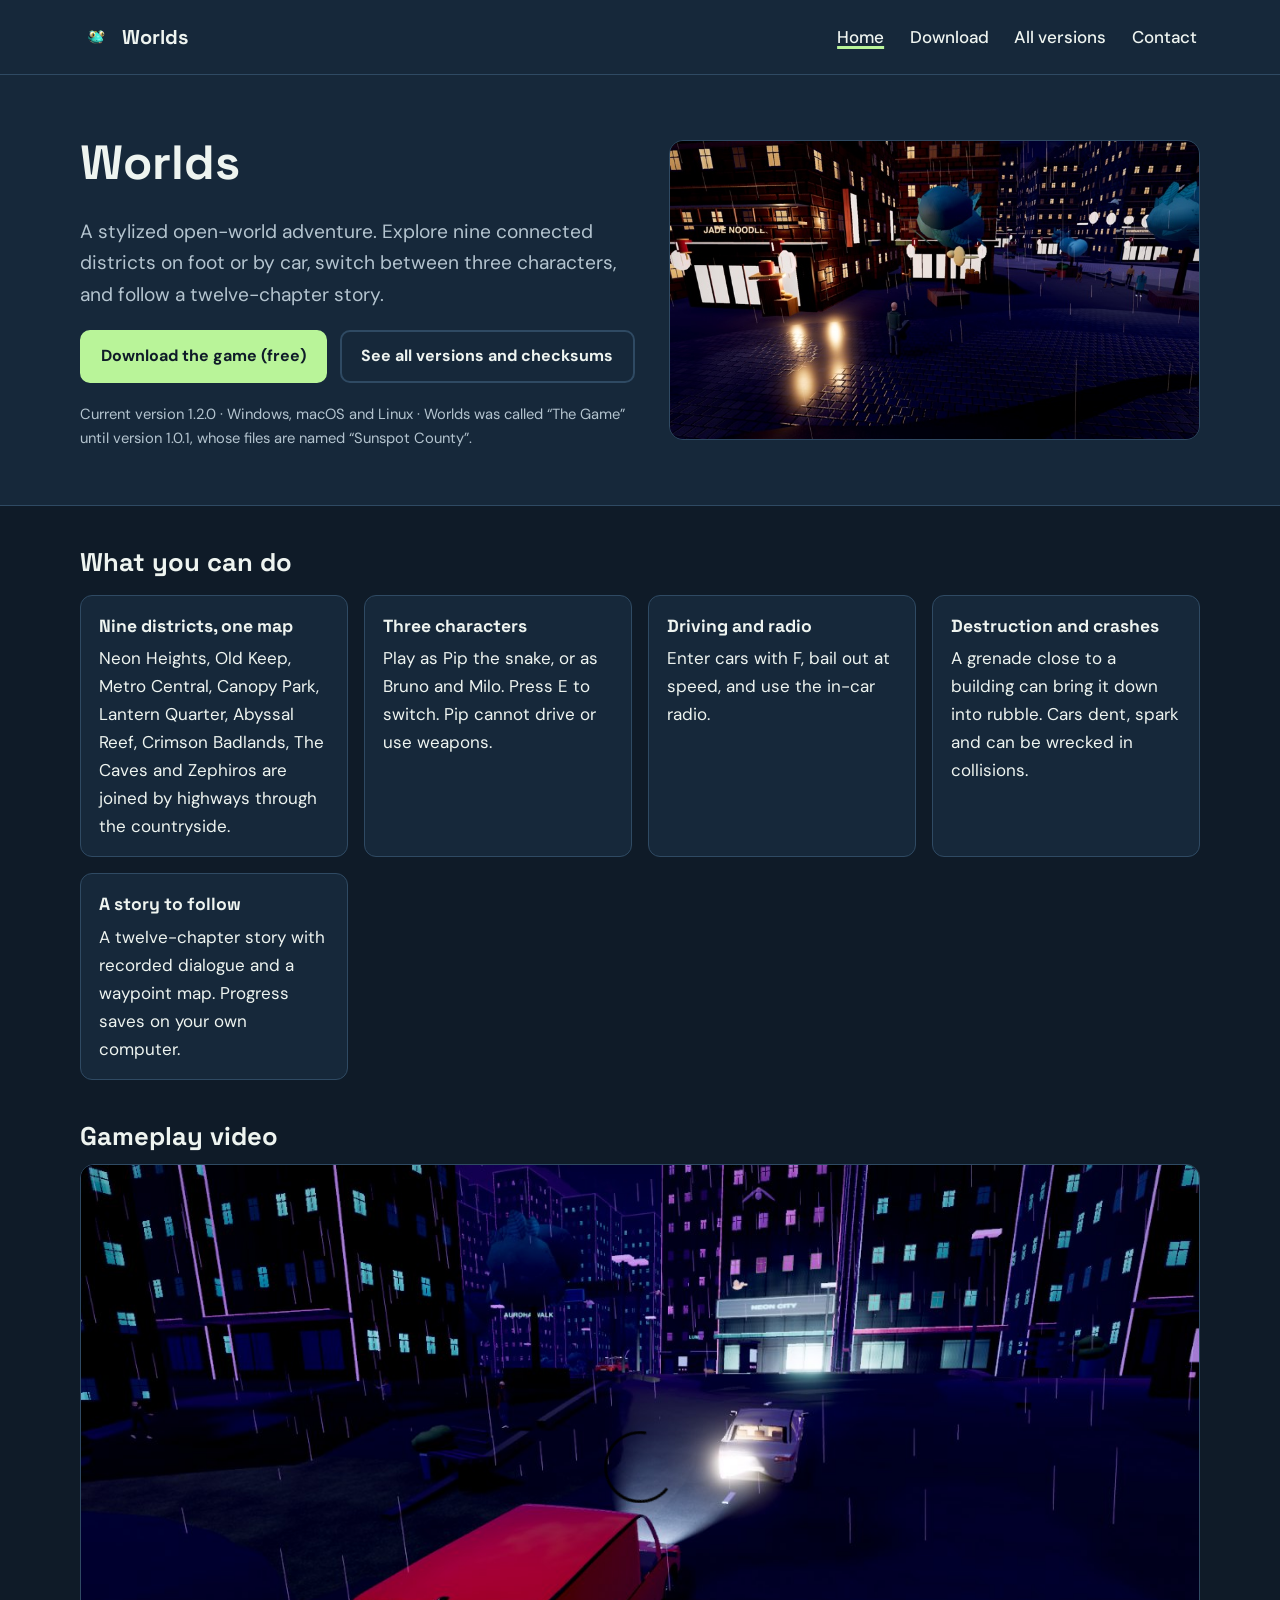
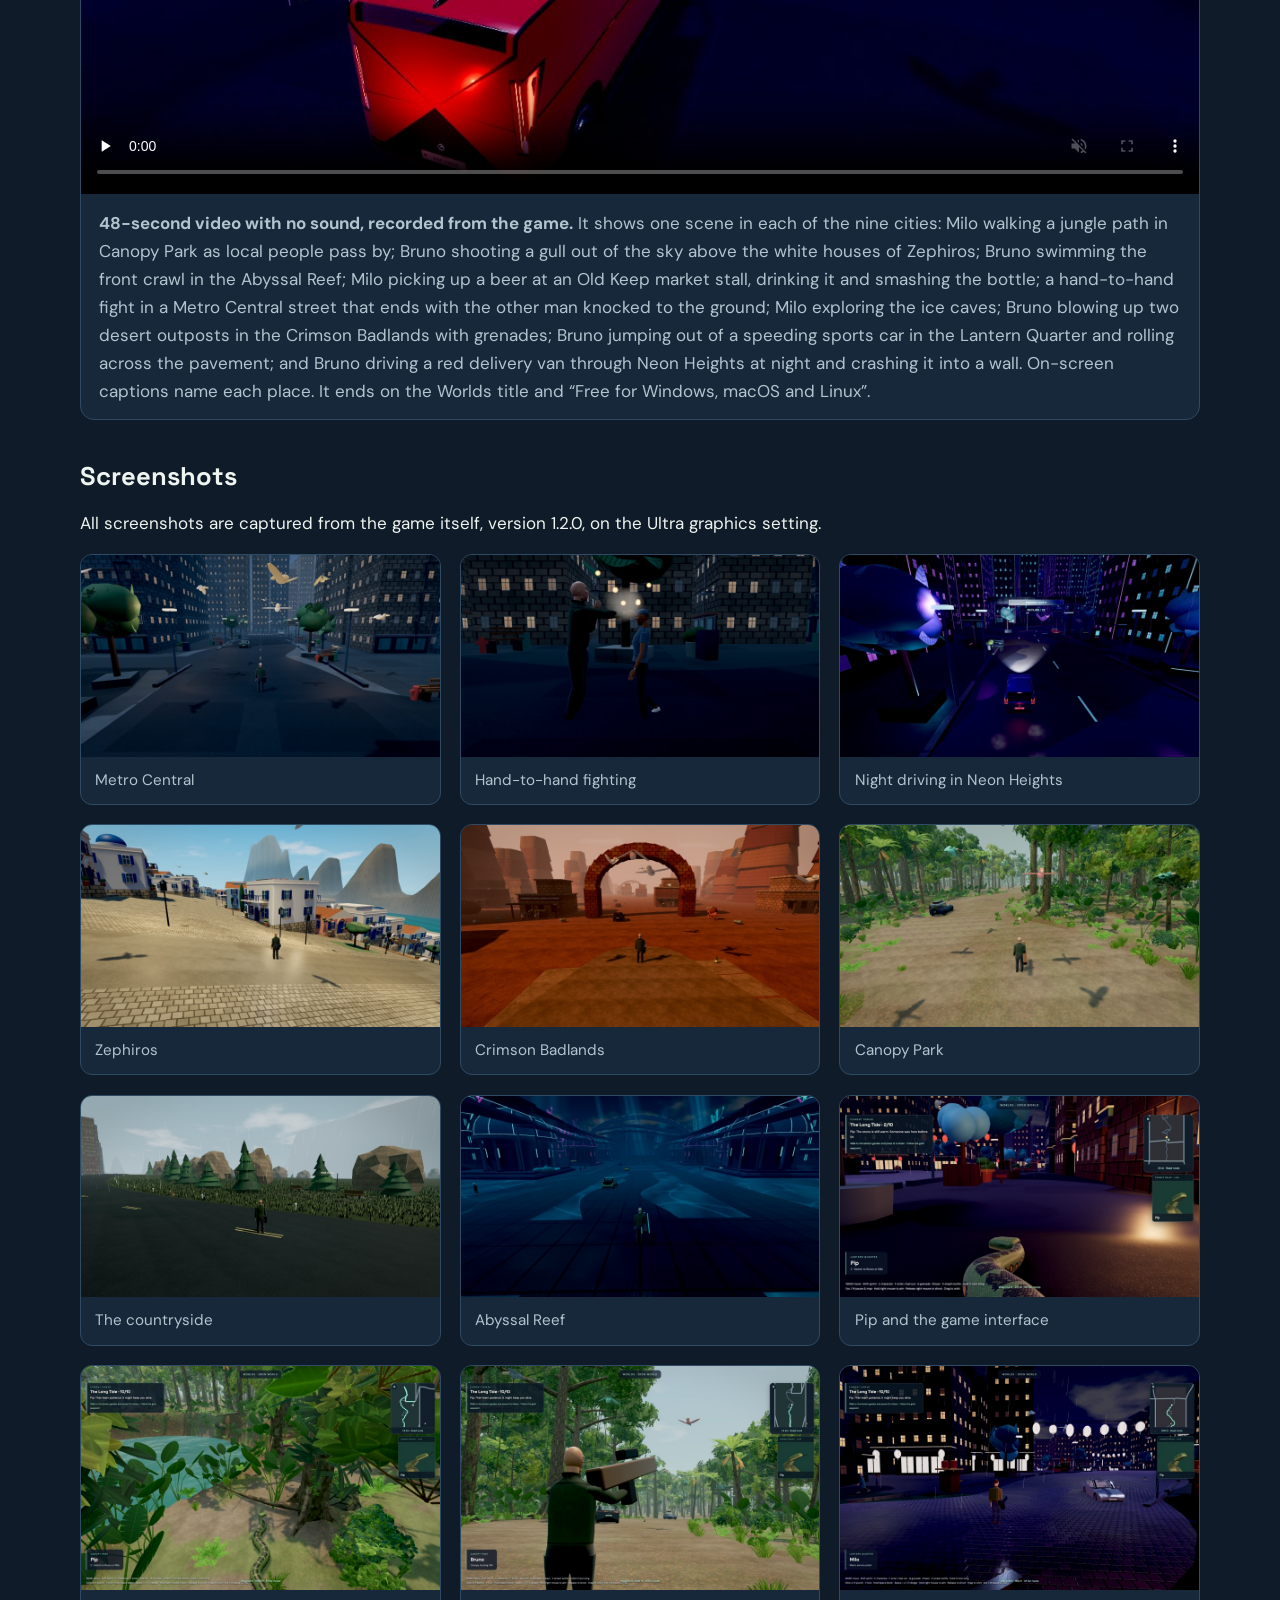
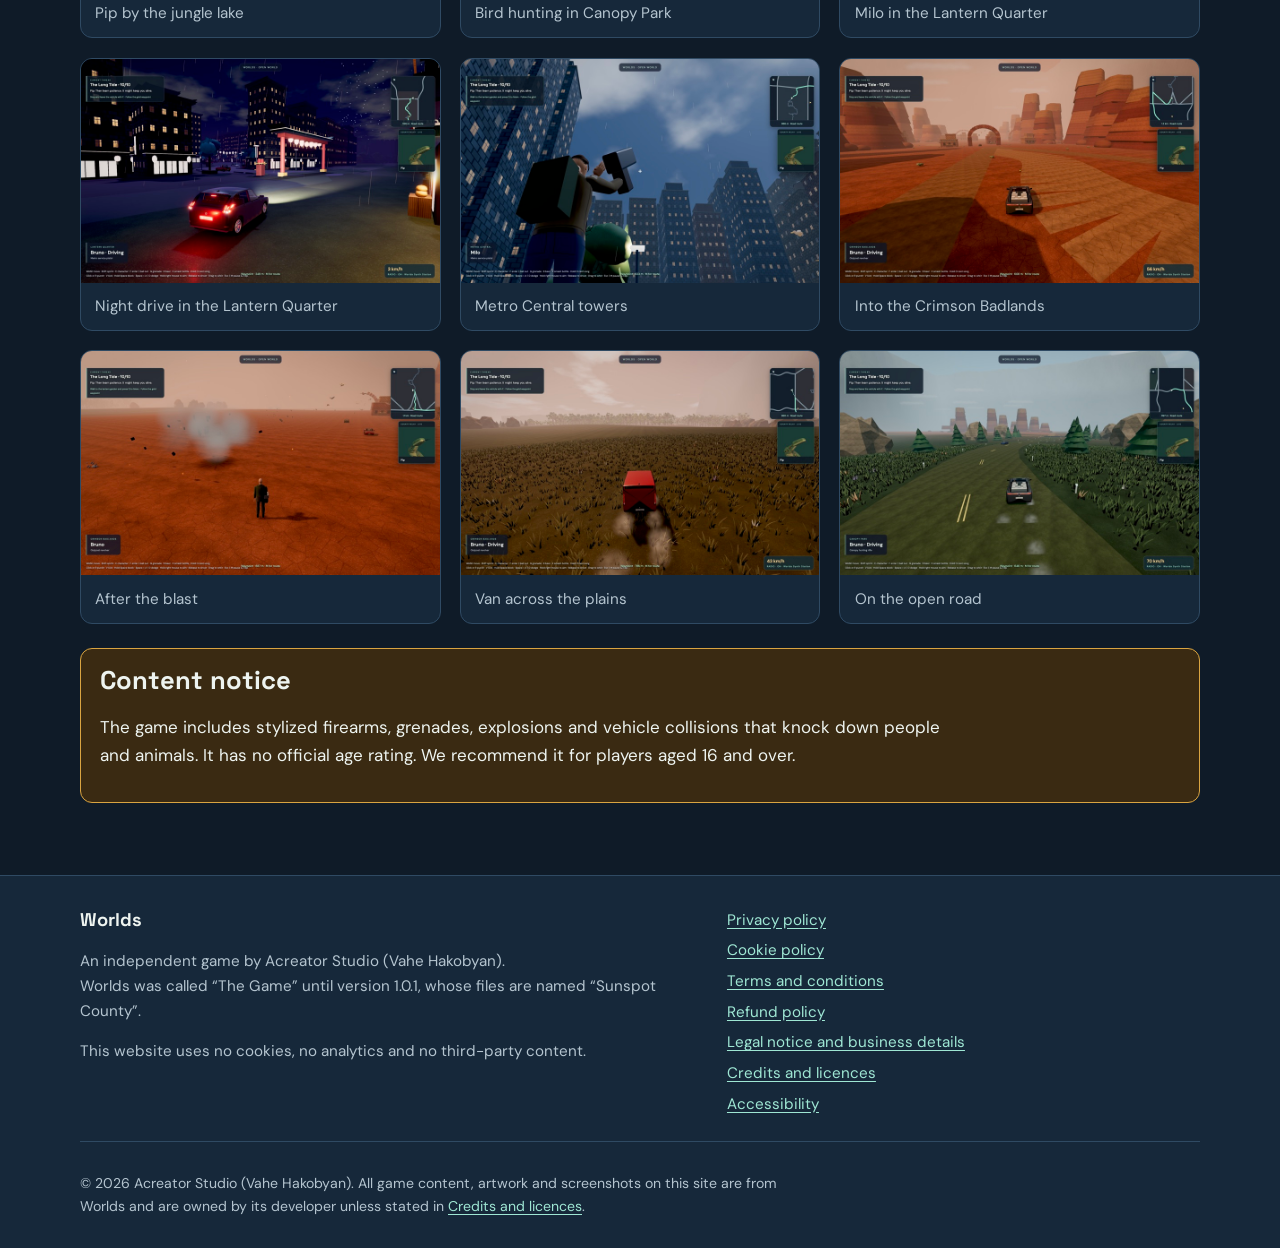
<file: index.html>
<!doctype html>
<html lang="en">
<head>
<meta charset="utf-8">
<meta name="viewport" content="width=device-width, initial-scale=1">
<title>Home · Worlds</title>
<meta name="description" content="Worlds is a free, stylized open-world adventure for Windows, macOS and Linux. Explore nine connected districts as Pip the snake, Bruno and Milo.">
<link rel="canonical" href="https://vvvvhe.github.io/the-game/">
<meta property="og:type" content="website">
<meta property="og:site_name" content="Worlds">
<meta property="og:title" content="Worlds — free open-world adventure">
<meta property="og:description" content="Worlds is a free, stylized open-world adventure for Windows, macOS and Linux. Explore nine connected districts as Pip the snake, Bruno and Milo.">
<meta property="og:url" content="https://vvvvhe.github.io/the-game/">
<meta property="og:image" content="https://vvvvhe.github.io/the-game/assets/img/hero-lantern-market-1600.jpg">
<meta property="og:image:width" content="1600">
<meta property="og:image:height" content="900">
<meta property="og:image:alt" content="Bruno stands on a rain-soaked cobbled square at night in the Lantern Quarter, facing the Jade Noodle shop and strings of red paper lanterns, while residents walk under a “Chinatown City · Night” sign.">
<meta name="twitter:card" content="summary_large_image">
<meta name="google-site-verification" content="4KX8ZsGeb6cWdaEu6htXexDqGoTzxbAlK3zxz6I15aU">
<script type="application/ld+json">{"@context":"https://schema.org","@type":"VideoGame","name":"Worlds","alternateName":["The Game","Sunspot County"],"url":"https://vvvvhe.github.io/the-game/","image":"https://vvvvhe.github.io/the-game/assets/img/hero-lantern-market-1600.jpg","description":"A free, stylized open-world adventure for Windows, macOS and Linux. Explore nine connected districts on foot or by car as Pip the snake, Bruno and Milo, and follow a twelve-chapter story.","genre":["Open world","Adventure","Action"],"gamePlatform":["Windows","macOS","Linux"],"operatingSystem":"Windows, macOS, Linux","applicationCategory":"Game","playMode":"SinglePlayer","author":{"@type":"Organization","name":"Acreator Studio","email":"theacreatorstudios@gmail.com"},"publisher":{"@type":"Organization","name":"Acreator Studio"},"datePublished":"2026-10-08","softwareVersion":"1.2.0","typicalAgeRange":"16-","inLanguage":"en","offers":{"@type":"Offer","price":"0","priceCurrency":"USD","availability":"https://schema.org/InStock","url":"https://vvvvhe.github.io/the-game/download.html"},"trailer":{"@type":"VideoObject","name":"Worlds gameplay trailer","description":"Gameplay recorded from the game, one scene per city: exploring the jungle, hunting birds, swimming, a beer, a fistfight, the ice caves, explosions, bailing out of a sports car and a van crash.","thumbnailUrl":"https://vvvvhe.github.io/the-game/assets/media/trailer-poster.jpg","contentUrl":"https://vvvvhe.github.io/the-game/assets/media/trailer.webm","uploadDate":"2026-10-11","duration":"PT48S"}}</script>
<meta name="referrer" content="no-referrer">
<meta http-equiv="Content-Security-Policy" content="default-src 'self'; img-src 'self'; media-src 'self'; style-src 'self'; script-src 'self'; font-src 'self'; connect-src 'none'; form-action 'self' mailto:; base-uri 'none'; object-src 'none'">
<link rel="icon" href="assets/img/icon.png" type="image/png">
<link rel="stylesheet" href="assets/css/site.css">
<script src="assets/js/site.js" defer></script>
</head>
<body>
<a class="skip-link" href="#main">Skip to main content</a>
<header class="site-header">
 <div class="wrap header-inner">
  <a class="brand" href="index.html"><img src="assets/img/icon.png" alt="" width="32" height="32"><span>Worlds</span></a>
  <nav aria-label="Main">
   <ul class="nav-list">
    <li><a href="index.html" aria-current="page">Home</a></li>
    <li><a href="download.html" >Download</a></li>
    <li><a href="versions.html" >All versions</a></li>
    <li><a href="contact.html" >Contact</a></li>
   </ul>
  </nav>
 </div>
</header>
<main id="main" tabindex="-1">
<section class="hero" aria-labelledby="hero-title">
 <div class="wrap hero-grid">
  <div>
   <h1 id="hero-title">Worlds</h1>
   <p class="lead">A stylized open-world adventure. Explore nine connected districts on foot or by car, switch between three characters, and follow a twelve-chapter story.</p>
   <div class="button-row">
    <a class="button" href="download.html">Download the game (free)</a>
    <a class="button secondary" href="versions.html">See all versions and checksums</a>
   </div>
   <p class="status">Current version 1.2.0 · Windows, macOS and Linux · Worlds was called “The Game” until version 1.0.1, whose files are named “Sunspot County”.</p>
  </div>
  <img src="assets/img/hero-lantern-market-1600.jpg" srcset="assets/img/hero-lantern-market-800.jpg 800w, assets/img/hero-lantern-market-1600.jpg 1600w" sizes="(max-width: 820px) 100vw, 50vw" width="1600" height="900" alt="Bruno stands on a rain-soaked cobbled square at night in the Lantern Quarter, facing the Jade Noodle shop and strings of red paper lanterns, while residents walk under a “Chinatown City · Night” sign.">
 </div>
</section>
<div class="wrap">
 <h2>What you can do</h2>
 <ul class="features">
  <li><strong>Nine districts, one map</strong>Neon Heights, Old Keep, Metro Central, Canopy Park, Lantern Quarter, Abyssal Reef, Crimson Badlands, The Caves and Zephiros are joined by highways through the countryside.</li>
  <li><strong>Three characters</strong>Play as Pip the snake, or as Bruno and Milo. Press E to switch. Pip cannot drive or use weapons.</li>
  <li><strong>Driving and radio</strong>Enter cars with F, bail out at speed, and use the in-car radio.</li>
  <li><strong>Destruction and crashes</strong>A grenade close to a building can bring it down into rubble. Cars dent, spark and can be wrecked in collisions.</li>
  <li><strong>A story to follow</strong>A twelve-chapter story with recorded dialogue and a waypoint map. Progress saves on your own computer.</li>
 </ul>
 <section aria-labelledby="trailer-title"><h2 id="trailer-title">Gameplay video</h2>
<figure class="trailer"><video controls preload="none" playsinline muted poster="assets/media/trailer-poster.jpg" width="1280" height="720" aria-describedby="trailer-description"><source src="assets/media/trailer.webm" type="video/webm">Your browser cannot play this video. The description below explains what it shows.</video>
<figcaption id="trailer-description"><strong>48-second video with no sound, recorded from the game.</strong> It shows one scene in each of the nine cities: Milo walking a jungle path in Canopy Park as local people pass by; Bruno shooting a gull out of the sky above the white houses of Zephiros; Bruno swimming the front crawl in the Abyssal Reef; Milo picking up a beer at an Old Keep market stall, drinking it and smashing the bottle; a hand-to-hand fight in a Metro Central street that ends with the other man knocked to the ground; Milo exploring the ice caves; Bruno blowing up two desert outposts in the Crimson Badlands with grenades; Bruno jumping out of a speeding sports car in the Lantern Quarter and rolling across the pavement; and Bruno driving a red delivery van through Neon Heights at night and crashing it into a wall. On-screen captions name each place. It ends on the Worlds title and “Free for Windows, macOS and Linux”.</figcaption></figure></section>
 <h2>Screenshots</h2>
 <p>All screenshots are captured from the game itself, version 1.2.0, on the Ultra graphics setting.</p>
 <ul class="gallery">
  <li><figure><img src="assets/img/metro-street-800.jpg" srcset="assets/img/metro-street-800.jpg 800w, assets/img/metro-street-1600.jpg 1600w" sizes="(max-width: 700px) 100vw, 33vw" width="1600" height="900" loading="lazy" alt="Bruno stands in the middle of a wide street in Metro Central at dusk, between tall brick apartment towers with lit windows, street trees, lamps and benches, with birds overhead and a car further down the road."><figcaption>Metro Central</figcaption></figure></li>
<li><figure><img src="assets/img/metro-fight-800.jpg" srcset="assets/img/metro-fight-800.jpg 800w, assets/img/metro-fight-1600.jpg 1600w" sizes="(max-width: 700px) 100vw, 33vw" width="1600" height="900" loading="lazy" alt="At night on a Metro Central street, Bruno throws a straight punch at a man in a blue cap and T-shirt; a small burst of light marks the hit. Brick apartment blocks with lit windows, a tree, a bench and a fire hydrant are behind them."><figcaption>Hand-to-hand fighting</figcaption></figure></li>
<li><figure><img src="assets/img/neon-night-drive-800.jpg" srcset="assets/img/neon-night-drive-800.jpg 800w, assets/img/neon-night-drive-1600.jpg 1600w" sizes="(max-width: 700px) 100vw, 33vw" width="1600" height="900" loading="lazy" alt="A dark blue car drives away down a street in Neon Heights at night. Its headlights light the road ahead, red tail lights glow, and purple and cyan neon towers line both sides under a “Neon City” sign."><figcaption>Night driving in Neon Heights</figcaption></figure></li>
<li><figure><img src="assets/img/zephiros-coast-800.jpg" srcset="assets/img/zephiros-coast-800.jpg 800w, assets/img/zephiros-coast-1600.jpg 1600w" sizes="(max-width: 700px) 100vw, 33vw" width="1600" height="900" loading="lazy" alt="Bruno on a sunny cobbled hillside in Zephiros, with white houses with blue shutters and domes, a turquoise sea and tall rocky peaks."><figcaption>Zephiros</figcaption></figure></li>
<li><figure><img src="assets/img/crimson-badlands-800.jpg" srcset="assets/img/crimson-badlands-800.jpg 800w, assets/img/crimson-badlands-1600.jpg 1600w" sizes="(max-width: 700px) 100vw, 33vw" width="1600" height="900" loading="lazy" alt="Bruno stands before a large brick archway that frames a dusty red desert town, with an outpost store, a dark car, a desert animal and layered red mesas in the haze."><figcaption>Crimson Badlands</figcaption></figure></li>
<li><figure><img src="assets/img/canopy-park-800.jpg" srcset="assets/img/canopy-park-800.jpg 800w, assets/img/canopy-park-1600.jpg 1600w" sizes="(max-width: 700px) 100vw, 33vw" width="1600" height="900" loading="lazy" alt="Bruno on a wide dirt trail through a tropical jungle: tall trees with leafy crowns and palms on both sides, ferns, big-leaved plants and grass along the edges, colourful birds flying overhead and their shadows on the trail, and a blue off-road car parked to the left."><figcaption>Canopy Park</figcaption></figure></li>
<li><figure><img src="assets/img/countryside-road-800.jpg" srcset="assets/img/countryside-road-800.jpg 800w, assets/img/countryside-road-1600.jpg 1600w" sizes="(max-width: 700px) 100vw, 33vw" width="1600" height="900" loading="lazy" alt="Bruno stands on a highway through grassy countryside in light rain, beside pine trees, large boulders and benches, with city towers in the distance."><figcaption>The countryside</figcaption></figure></li>
<li><figure><img src="assets/img/abyssal-reef-800.jpg" srcset="assets/img/abyssal-reef-800.jpg 800w, assets/img/abyssal-reef-1600.jpg 1600w" sizes="(max-width: 700px) 100vw, 33vw" width="1600" height="900" loading="lazy" alt="Bruno on a wide tiled avenue in the underwater city of Abyssal Reef, lit in deep blue, with glowing cyan and pink arches, cars, a diver and shafts of light from above."><figcaption>Abyssal Reef</figcaption></figure></li>
<li><figure><img src="assets/img/pip-interface-800.jpg" srcset="assets/img/pip-interface-800.jpg 800w, assets/img/pip-interface-1600.jpg 1600w" sizes="(max-width: 700px) 100vw, 33vw" width="1600" height="900" loading="lazy" alt="Pip, a green snake with dark-edged scales and orange markings, crawls along a lantern-lit street in the Lantern Quarter at night. On screen are the story panel, character name, map, a caller portrait and the control hints."><figcaption>Pip and the game interface</figcaption></figure></li>
<li><figure><img src="assets/img/player-pip-lake-800.jpg" srcset="assets/img/player-pip-lake-800.jpg 800w, assets/img/player-pip-lake-1600.jpg 1600w" sizes="(max-width: 700px) 100vw, 33vw" width="1600" height="1000" loading="lazy" alt="In Canopy Park, Pip the green snake slithers along a sandy bank beside a turquoise jungle lake, past ferns, a fallen log and big broad-leaved plants, with tall trees behind."><figcaption>Pip by the jungle lake</figcaption></figure></li>
<li><figure><img src="assets/img/player-bird-hunt-800.jpg" srcset="assets/img/player-bird-hunt-800.jpg 800w, assets/img/player-bird-hunt-1600.jpg 1600w" sizes="(max-width: 700px) 100vw, 33vw" width="1600" height="1000" loading="lazy" alt="Bruno, seen from behind, aims a hunting rifle at a red parrot flying over a jungle trail, with tall trees, palms, ferns and two parked cars further along the trail."><figcaption>Bird hunting in Canopy Park</figcaption></figure></li>
<li><figure><img src="assets/img/player-lantern-milo-800.jpg" srcset="assets/img/player-lantern-milo-800.jpg 800w, assets/img/player-lantern-milo-1600.jpg 1600w" sizes="(max-width: 700px) 100vw, 33vw" width="1600" height="1000" loading="lazy" alt="At night in the rain, Milo stands on a wet cobbled square in the Lantern Quarter under strings of white paper lanterns, with lit apartment blocks, shopfronts, two passers-by and a silver sports car."><figcaption>Milo in the Lantern Quarter</figcaption></figure></li>
<li><figure><img src="assets/img/player-lantern-drive-800.jpg" srcset="assets/img/player-lantern-drive-800.jpg 800w, assets/img/player-lantern-drive-1600.jpg 1600w" sizes="(max-width: 700px) 100vw, 33vw" width="1600" height="1000" loading="lazy" alt="A dark hatchback with glowing red tail lights drives slowly through the rainy Lantern Quarter at night, its headlights lighting the street ahead of a red gate hung with white lanterns."><figcaption>Night drive in the Lantern Quarter</figcaption></figure></li>
<li><figure><img src="assets/img/player-metro-towers-800.jpg" srcset="assets/img/player-metro-towers-800.jpg 800w, assets/img/player-metro-towers-1600.jpg 1600w" sizes="(max-width: 700px) 100vw, 33vw" width="1600" height="1000" loading="lazy" alt="A low camera looks up past Milo, who aims a pistol into the rainy sky, at the tall brick towers of Metro Central with rows of lit windows."><figcaption>Metro Central towers</figcaption></figure></li>
<li><figure><img src="assets/img/player-badlands-road-800.jpg" srcset="assets/img/player-badlands-road-800.jpg 800w, assets/img/player-badlands-road-1600.jpg 1600w" sizes="(max-width: 700px) 100vw, 33vw" width="1600" height="1000" loading="lazy" alt="A dark car drives along a cracked red-earth road towards a brick archway and frontier outpost buildings between towering layered red mesas."><figcaption>Into the Crimson Badlands</figcaption></figure></li>
<li><figure><img src="assets/img/player-badlands-blast-800.jpg" srcset="assets/img/player-badlands-blast-800.jpg 800w, assets/img/player-badlands-blast-1600.jpg 1600w" sizes="(max-width: 700px) 100vw, 33vw" width="1600" height="1000" loading="lazy" alt="Bruno stands on the cracked red desert floor of the Crimson Badlands watching smoke and debris rise from a grenade explosion, with an outpost and parked cars in the hazy distance."><figcaption>After the blast</figcaption></figure></li>
<li><figure><img src="assets/img/player-badlands-van-800.jpg" srcset="assets/img/player-badlands-van-800.jpg 800w, assets/img/player-badlands-van-1600.jpg 1600w" sizes="(max-width: 700px) 100vw, 33vw" width="1600" height="1000" loading="lazy" alt="A red delivery van drives across a dusty grass plain at dusk, kicking up dust, towards a line of trees beneath a hazy pink sky."><figcaption>Van across the plains</figcaption></figure></li>
<li><figure><img src="assets/img/player-country-road-800.jpg" srcset="assets/img/player-country-road-800.jpg 800w, assets/img/player-country-road-1600.jpg 1600w" sizes="(max-width: 700px) 100vw, 33vw" width="1600" height="1000" loading="lazy" alt="A dark car drives at 70 km/h along a country road through grassy hills dotted with pine trees and boulders, with tall layered rock towers on the horizon."><figcaption>On the open road</figcaption></figure></li>
 </ul>
 <section class="notice" aria-labelledby="content-notice">
  <h2 id="content-notice">Content notice</h2>
  <p>The game includes stylized firearms, grenades, explosions and vehicle collisions that knock down people and animals. It has no official age rating. We recommend it for players aged 16 and over.</p>
 </section>
</div>

</main>
<footer class="site-footer">
 <div class="wrap footer-grid">
  <div>
   <p class="footer-title">Worlds</p>
   <p>An independent game by Acreator Studio (Vahe Hakobyan).<br>Worlds was called “The Game” until version 1.0.1, whose files are named “Sunspot County”.</p>
   <p>This website uses no cookies, no analytics and no third-party content.</p>
  </div>
  <nav aria-label="Legal">
   <ul class="footer-links">
    <li><a href="privacy.html" >Privacy policy</a></li>
    <li><a href="cookies.html" >Cookie policy</a></li>
    <li><a href="terms.html" >Terms and conditions</a></li>
    <li><a href="refunds.html" >Refund policy</a></li>
    <li><a href="legal.html" >Legal notice and business details</a></li>
    <li><a href="licenses.html" >Credits and licences</a></li>
    <li><a href="accessibility.html" >Accessibility</a></li>
   </ul>
  </nav>
 </div>
 <div class="wrap footer-base"><p>© 2026 Acreator Studio (Vahe Hakobyan). All game content, artwork and screenshots on this site are from Worlds and are owned by its developer unless stated in <a href="licenses.html">Credits and licences</a>.</p></div>
</footer>
</body>
</html>
</file>
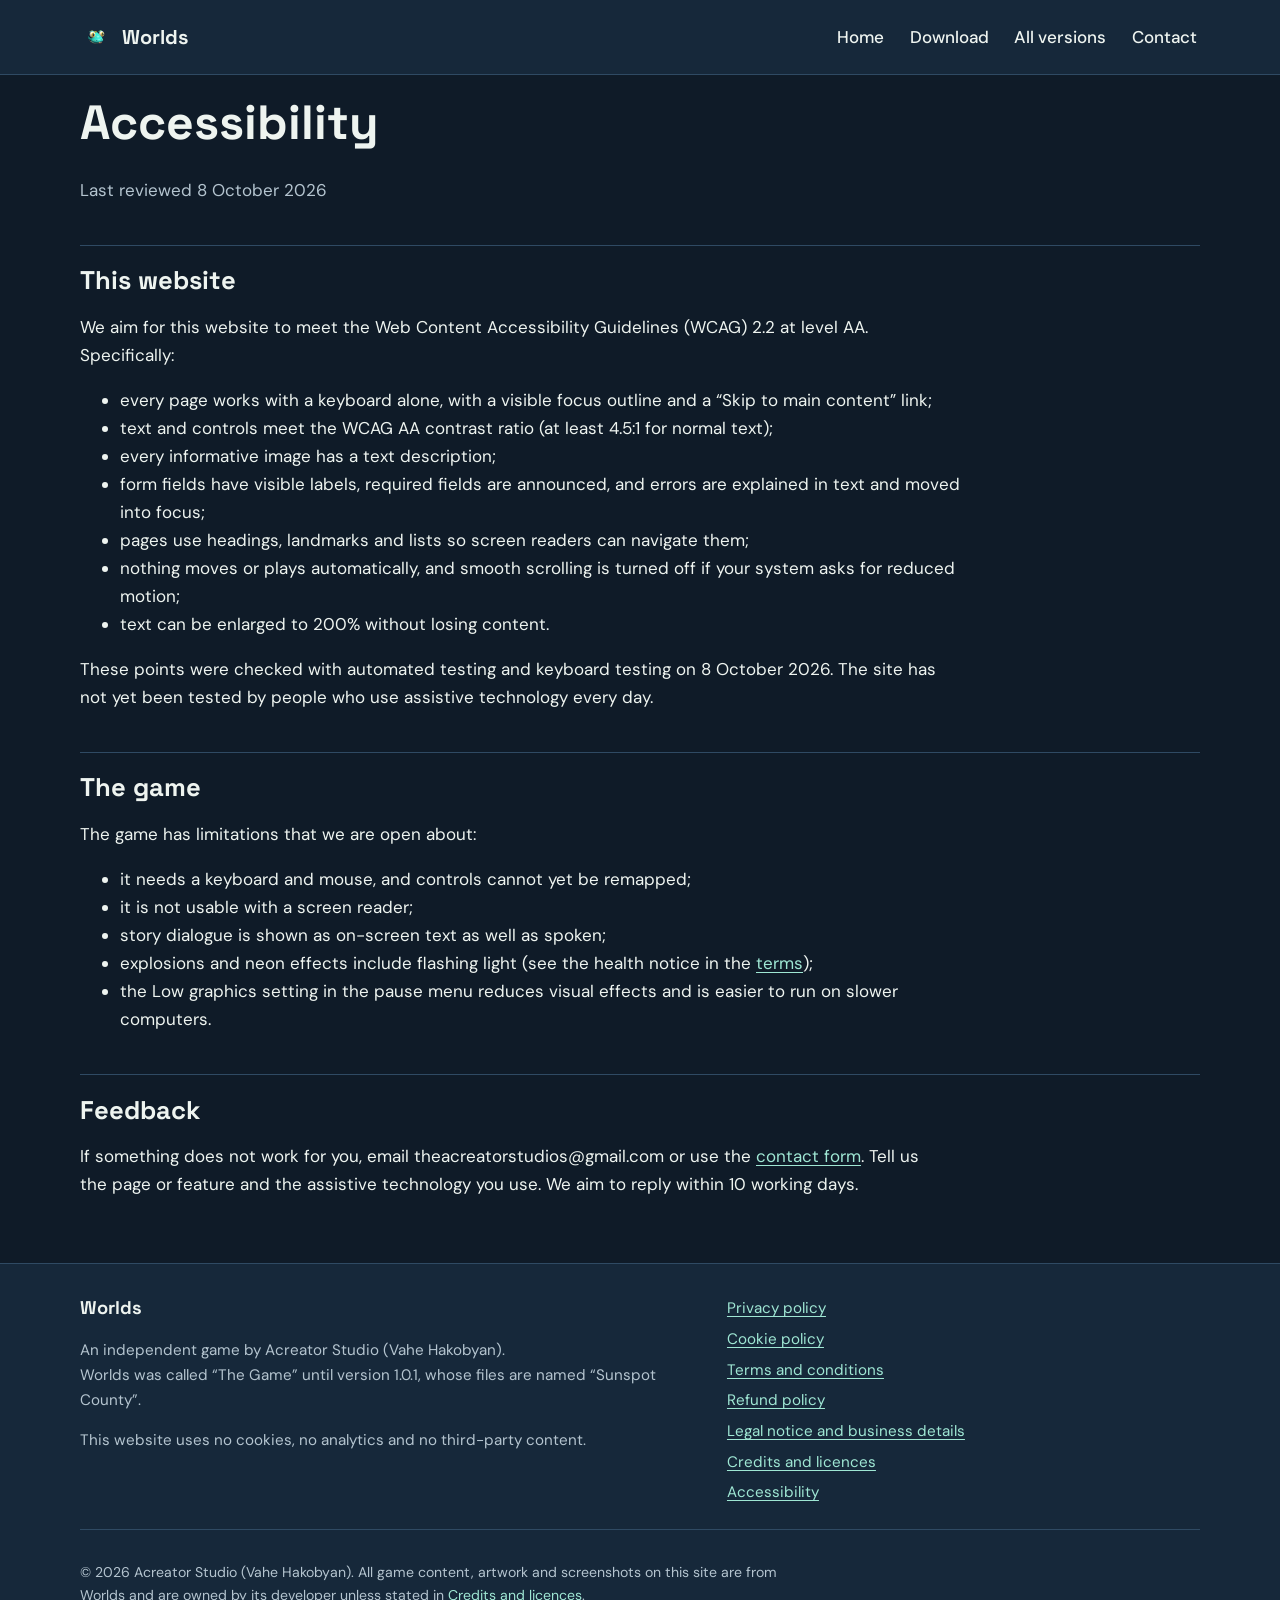
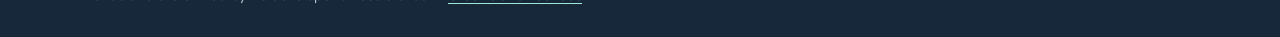
<file: accessibility.html>
<!doctype html>
<html lang="en">
<head>
<meta charset="utf-8">
<meta name="viewport" content="width=device-width, initial-scale=1">
<title>Accessibility · Worlds</title>
<meta name="description" content="Accessibility of this website and known limitations of the game.">
<link rel="canonical" href="https://vvvvhe.github.io/the-game/accessibility.html">
<meta property="og:type" content="website">
<meta property="og:site_name" content="Worlds">
<meta property="og:title" content="Accessibility · Worlds">
<meta property="og:description" content="Accessibility of this website and known limitations of the game.">
<meta property="og:url" content="https://vvvvhe.github.io/the-game/accessibility.html">
<meta property="og:image" content="https://vvvvhe.github.io/the-game/assets/img/hero-lantern-market-1600.jpg">
<meta property="og:image:width" content="1600">
<meta property="og:image:height" content="900">
<meta property="og:image:alt" content="Bruno stands on a rain-soaked cobbled square at night in the Lantern Quarter, facing the Jade Noodle shop and strings of red paper lanterns, while residents walk under a “Chinatown City · Night” sign.">
<meta name="twitter:card" content="summary_large_image">
<meta name="referrer" content="no-referrer">
<meta http-equiv="Content-Security-Policy" content="default-src 'self'; img-src 'self'; media-src 'self'; style-src 'self'; script-src 'self'; font-src 'self'; connect-src 'none'; form-action 'self' mailto:; base-uri 'none'; object-src 'none'">
<link rel="icon" href="assets/img/icon.png" type="image/png">
<link rel="stylesheet" href="assets/css/site.css">
<script src="assets/js/site.js" defer></script>
</head>
<body>
<a class="skip-link" href="#main">Skip to main content</a>
<header class="site-header">
 <div class="wrap header-inner">
  <a class="brand" href="index.html"><img src="assets/img/icon.png" alt="" width="32" height="32"><span>Worlds</span></a>
  <nav aria-label="Main">
   <ul class="nav-list">
    <li><a href="index.html" >Home</a></li>
    <li><a href="download.html" >Download</a></li>
    <li><a href="versions.html" >All versions</a></li>
    <li><a href="contact.html" >Contact</a></li>
   </ul>
  </nav>
 </div>
</header>
<main id="main" tabindex="-1">
<div class="wrap legal">
 <h1>Accessibility</h1>
 <p class="updated">Last reviewed 8 October 2026</p>
 <h2>This website</h2>
 <p>We aim for this website to meet the Web Content Accessibility Guidelines (WCAG) 2.2 at level AA. Specifically:</p>
 <ul>
  <li>every page works with a keyboard alone, with a visible focus outline and a “Skip to main content” link;</li>
  <li>text and controls meet the WCAG AA contrast ratio (at least 4.5:1 for normal text);</li>
  <li>every informative image has a text description;</li>
  <li>form fields have visible labels, required fields are announced, and errors are explained in text and moved into focus;</li>
  <li>pages use headings, landmarks and lists so screen readers can navigate them;</li>
  <li>nothing moves or plays automatically, and smooth scrolling is turned off if your system asks for reduced motion;</li>
  <li>text can be enlarged to 200% without losing content.</li>
 </ul>
 <p>These points were checked with automated testing and keyboard testing on 8 October 2026. The site has not yet been tested by people who use assistive technology every day.</p>

 <h2>The game</h2>
 <p>The game has limitations that we are open about:</p>
 <ul>
  <li>it needs a keyboard and mouse, and controls cannot yet be remapped;</li>
  <li>it is not usable with a screen reader;</li>
  <li>story dialogue is shown as on-screen text as well as spoken;</li>
  <li>explosions and neon effects include flashing light (see the health notice in the <a href="terms.html">terms</a>);</li>
  <li>the Low graphics setting in the pause menu reduces visual effects and is easier to run on slower computers.</li>
 </ul>

 <h2>Feedback</h2>
 <p>If something does not work for you, email theacreatorstudios@gmail.com or use the <a href="contact.html">contact form</a>. Tell us the page or feature and the assistive technology you use. We aim to reply within 10 working days.</p>
</div>

</main>
<footer class="site-footer">
 <div class="wrap footer-grid">
  <div>
   <p class="footer-title">Worlds</p>
   <p>An independent game by Acreator Studio (Vahe Hakobyan).<br>Worlds was called “The Game” until version 1.0.1, whose files are named “Sunspot County”.</p>
   <p>This website uses no cookies, no analytics and no third-party content.</p>
  </div>
  <nav aria-label="Legal">
   <ul class="footer-links">
    <li><a href="privacy.html" >Privacy policy</a></li>
    <li><a href="cookies.html" >Cookie policy</a></li>
    <li><a href="terms.html" >Terms and conditions</a></li>
    <li><a href="refunds.html" >Refund policy</a></li>
    <li><a href="legal.html" >Legal notice and business details</a></li>
    <li><a href="licenses.html" >Credits and licences</a></li>
    <li><a href="accessibility.html" aria-current="page">Accessibility</a></li>
   </ul>
  </nav>
 </div>
 <div class="wrap footer-base"><p>© 2026 Acreator Studio (Vahe Hakobyan). All game content, artwork and screenshots on this site are from Worlds and are owned by its developer unless stated in <a href="licenses.html">Credits and licences</a>.</p></div>
</footer>
</body>
</html>
</file>
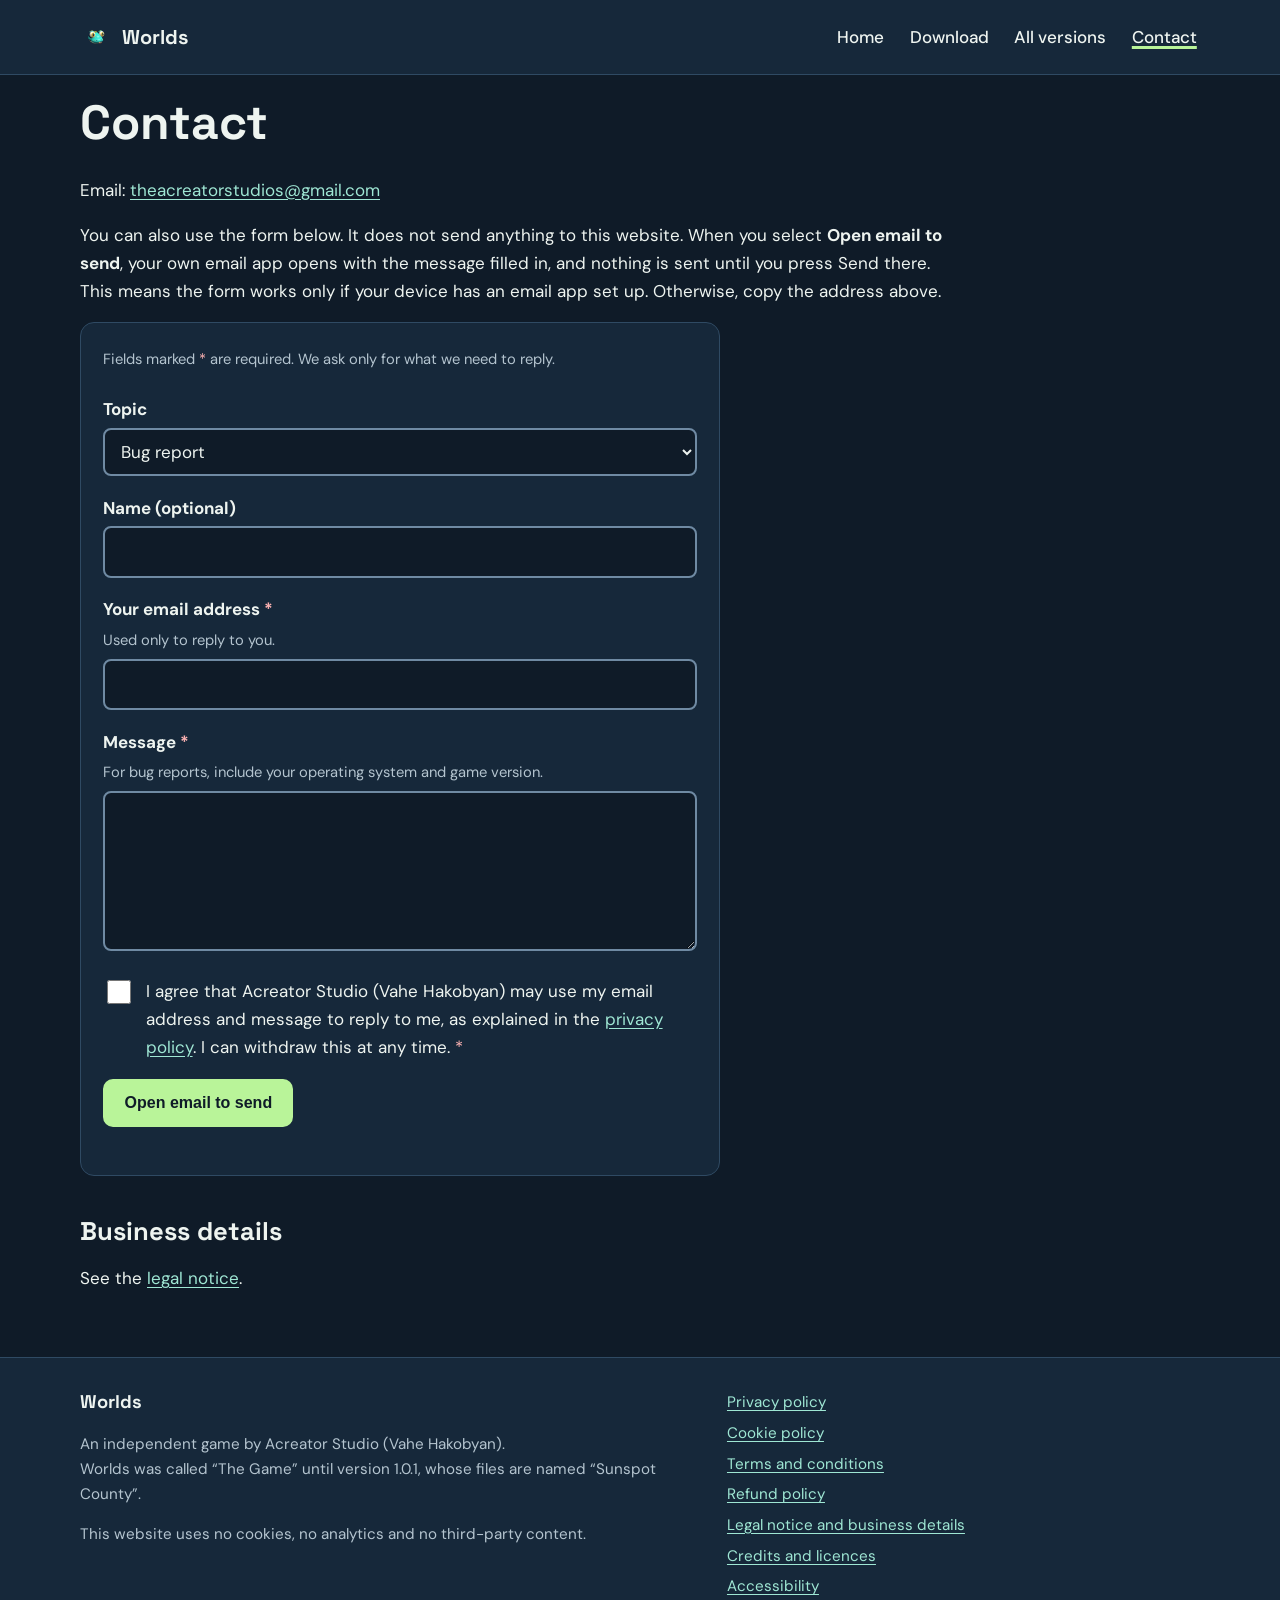
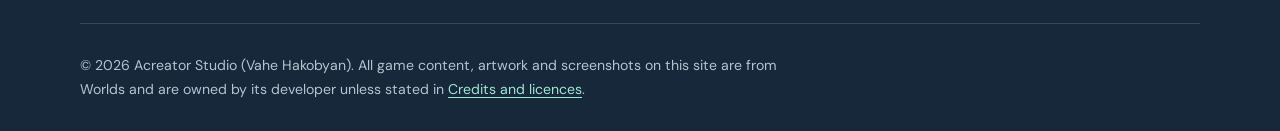
<file: contact.html>
<!doctype html>
<html lang="en">
<head>
<meta charset="utf-8">
<meta name="viewport" content="width=device-width, initial-scale=1">
<title>Contact · Worlds</title>
<meta name="description" content="Contact the developer of Worlds about bugs, accessibility, privacy or legal questions.">
<link rel="canonical" href="https://vvvvhe.github.io/the-game/contact.html">
<meta property="og:type" content="website">
<meta property="og:site_name" content="Worlds">
<meta property="og:title" content="Contact · Worlds">
<meta property="og:description" content="Contact the developer of Worlds about bugs, accessibility, privacy or legal questions.">
<meta property="og:url" content="https://vvvvhe.github.io/the-game/contact.html">
<meta property="og:image" content="https://vvvvhe.github.io/the-game/assets/img/hero-lantern-market-1600.jpg">
<meta property="og:image:width" content="1600">
<meta property="og:image:height" content="900">
<meta property="og:image:alt" content="Bruno stands on a rain-soaked cobbled square at night in the Lantern Quarter, facing the Jade Noodle shop and strings of red paper lanterns, while residents walk under a “Chinatown City · Night” sign.">
<meta name="twitter:card" content="summary_large_image">
<meta name="referrer" content="no-referrer">
<meta http-equiv="Content-Security-Policy" content="default-src 'self'; img-src 'self'; media-src 'self'; style-src 'self'; script-src 'self'; font-src 'self'; connect-src 'none'; form-action 'self' mailto:; base-uri 'none'; object-src 'none'">
<link rel="icon" href="assets/img/icon.png" type="image/png">
<link rel="stylesheet" href="assets/css/site.css">
<script src="assets/js/site.js" defer></script>
</head>
<body>
<a class="skip-link" href="#main">Skip to main content</a>
<header class="site-header">
 <div class="wrap header-inner">
  <a class="brand" href="index.html"><img src="assets/img/icon.png" alt="" width="32" height="32"><span>Worlds</span></a>
  <nav aria-label="Main">
   <ul class="nav-list">
    <li><a href="index.html" >Home</a></li>
    <li><a href="download.html" >Download</a></li>
    <li><a href="versions.html" >All versions</a></li>
    <li><a href="contact.html" aria-current="page">Contact</a></li>
   </ul>
  </nav>
 </div>
</header>
<main id="main" tabindex="-1">
<div class="wrap">
 <h1>Contact</h1>
 <p>Email: <a href="mailto:theacreatorstudios@gmail.com">theacreatorstudios@gmail.com</a></p>
 <p>You can also use the form below. It does not send anything to this website. When you select <strong>Open email to send</strong>, your own email app opens with the message filled in, and nothing is sent until you press Send there. This means the form works only if your device has an email app set up. Otherwise, copy the address above.</p>
 <form class="contact" data-to="theacreatorstudios@gmail.com" novalidate aria-describedby="form-about">
  <p id="form-about" class="hint">Fields marked <span class="req" aria-hidden="true">*</span><span class="visually-hidden">with an asterisk</span> are required. We ask only for what we need to reply.</p>
  <div class="field">
   <label for="topic">Topic</label>
   <select id="topic" name="topic">
    <option>Bug report</option>
    <option>Accessibility</option>
    <option>Privacy request</option>
    <option>Legal or copyright</option>
    <option>Other</option>
   </select>
  </div>
  <div class="field">
   <label for="name">Name (optional)</label>
   <input id="name" name="name" type="text" autocomplete="name">
  </div>
  <div class="field">
   <label for="email">Your email address <span class="req" aria-hidden="true">*</span></label>
   <p class="hint" id="email-hint">Used only to reply to you.</p>
   <input id="email" name="email" type="email" autocomplete="email" required aria-describedby="email-hint email-error" aria-invalid="false">
   <p class="error" id="email-error"></p>
  </div>
  <div class="field">
   <label for="message">Message <span class="req" aria-hidden="true">*</span></label>
   <p class="hint" id="message-hint">For bug reports, include your operating system and game version.</p>
   <textarea id="message" name="message" required aria-describedby="message-hint message-error" aria-invalid="false"></textarea>
   <p class="error" id="message-error"></p>
  </div>
  <div class="check">
   <input id="consent" name="consent" type="checkbox" required aria-describedby="consent-error" aria-invalid="false">
   <label for="consent">I agree that Acreator Studio (Vahe Hakobyan) may use my email address and message to reply to me, as explained in the <a href="privacy.html#email">privacy policy</a>. I can withdraw this at any time. <span class="req" aria-hidden="true">*</span></label>
  </div>
  <p class="error" id="consent-error"></p>
  <div><button class="button" type="submit">Open email to send</button></div>
  <p role="status" aria-live="polite" class="hint"></p>
 </form>
 <h2>Business details</h2>
 <p>See the <a href="legal.html">legal notice</a>.</p>
</div>

</main>
<footer class="site-footer">
 <div class="wrap footer-grid">
  <div>
   <p class="footer-title">Worlds</p>
   <p>An independent game by Acreator Studio (Vahe Hakobyan).<br>Worlds was called “The Game” until version 1.0.1, whose files are named “Sunspot County”.</p>
   <p>This website uses no cookies, no analytics and no third-party content.</p>
  </div>
  <nav aria-label="Legal">
   <ul class="footer-links">
    <li><a href="privacy.html" >Privacy policy</a></li>
    <li><a href="cookies.html" >Cookie policy</a></li>
    <li><a href="terms.html" >Terms and conditions</a></li>
    <li><a href="refunds.html" >Refund policy</a></li>
    <li><a href="legal.html" >Legal notice and business details</a></li>
    <li><a href="licenses.html" >Credits and licences</a></li>
    <li><a href="accessibility.html" >Accessibility</a></li>
   </ul>
  </nav>
 </div>
 <div class="wrap footer-base"><p>© 2026 Acreator Studio (Vahe Hakobyan). All game content, artwork and screenshots on this site are from Worlds and are owned by its developer unless stated in <a href="licenses.html">Credits and licences</a>.</p></div>
</footer>
</body>
</html>
</file>
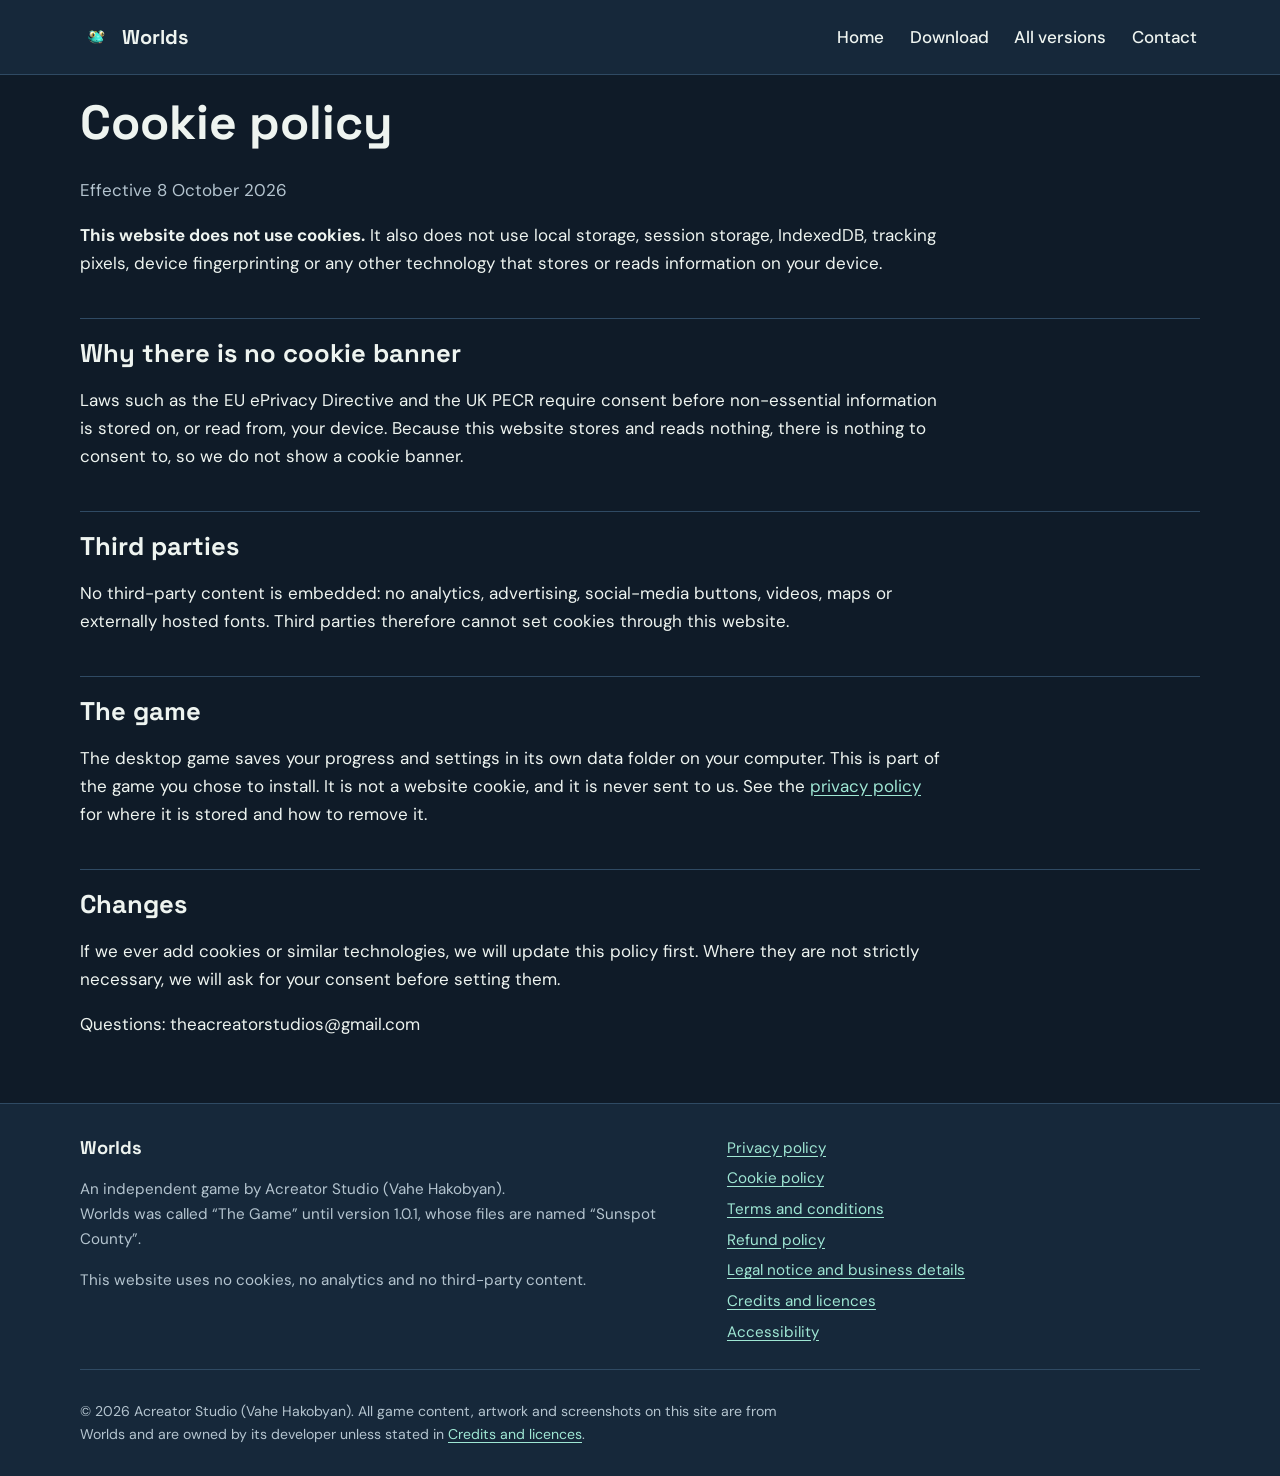
<file: cookies.html>
<!doctype html>
<html lang="en">
<head>
<meta charset="utf-8">
<meta name="viewport" content="width=device-width, initial-scale=1">
<title>Cookie policy · Worlds</title>
<meta name="description" content="This website does not use cookies or similar technologies, so it does not need a cookie consent banner.">
<link rel="canonical" href="https://vvvvhe.github.io/the-game/cookies.html">
<meta property="og:type" content="website">
<meta property="og:site_name" content="Worlds">
<meta property="og:title" content="Cookie policy · Worlds">
<meta property="og:description" content="This website does not use cookies or similar technologies, so it does not need a cookie consent banner.">
<meta property="og:url" content="https://vvvvhe.github.io/the-game/cookies.html">
<meta property="og:image" content="https://vvvvhe.github.io/the-game/assets/img/hero-lantern-market-1600.jpg">
<meta property="og:image:width" content="1600">
<meta property="og:image:height" content="900">
<meta property="og:image:alt" content="Bruno stands on a rain-soaked cobbled square at night in the Lantern Quarter, facing the Jade Noodle shop and strings of red paper lanterns, while residents walk under a “Chinatown City · Night” sign.">
<meta name="twitter:card" content="summary_large_image">
<meta name="referrer" content="no-referrer">
<meta http-equiv="Content-Security-Policy" content="default-src 'self'; img-src 'self'; media-src 'self'; style-src 'self'; script-src 'self'; font-src 'self'; connect-src 'none'; form-action 'self' mailto:; base-uri 'none'; object-src 'none'">
<link rel="icon" href="assets/img/icon.png" type="image/png">
<link rel="stylesheet" href="assets/css/site.css">
<script src="assets/js/site.js" defer></script>
</head>
<body>
<a class="skip-link" href="#main">Skip to main content</a>
<header class="site-header">
 <div class="wrap header-inner">
  <a class="brand" href="index.html"><img src="assets/img/icon.png" alt="" width="32" height="32"><span>Worlds</span></a>
  <nav aria-label="Main">
   <ul class="nav-list">
    <li><a href="index.html" >Home</a></li>
    <li><a href="download.html" >Download</a></li>
    <li><a href="versions.html" >All versions</a></li>
    <li><a href="contact.html" >Contact</a></li>
   </ul>
  </nav>
 </div>
</header>
<main id="main" tabindex="-1">
<div class="wrap legal">
 <h1>Cookie policy</h1>
 <p class="updated">Effective 8 October 2026</p>
 <p><strong>This website does not use cookies.</strong> It also does not use local storage, session storage, IndexedDB, tracking pixels, device fingerprinting or any other technology that stores or reads information on your device.</p>
 <h2>Why there is no cookie banner</h2>
 <p>Laws such as the EU ePrivacy Directive and the UK PECR require consent before non-essential information is stored on, or read from, your device. Because this website stores and reads nothing, there is nothing to consent to, so we do not show a cookie banner.</p>
 <h2>Third parties</h2>
 <p>No third-party content is embedded: no analytics, advertising, social-media buttons, videos, maps or externally hosted fonts. Third parties therefore cannot set cookies through this website.</p>
 <h2>The game</h2>
 <p>The desktop game saves your progress and settings in its own data folder on your computer. This is part of the game you chose to install. It is not a website cookie, and it is never sent to us. See the <a href="privacy.html">privacy policy</a> for where it is stored and how to remove it.</p>
 <h2>Changes</h2>
 <p>If we ever add cookies or similar technologies, we will update this policy first. Where they are not strictly necessary, we will ask for your consent before setting them.</p>
 <p>Questions: theacreatorstudios@gmail.com</p>
</div>

</main>
<footer class="site-footer">
 <div class="wrap footer-grid">
  <div>
   <p class="footer-title">Worlds</p>
   <p>An independent game by Acreator Studio (Vahe Hakobyan).<br>Worlds was called “The Game” until version 1.0.1, whose files are named “Sunspot County”.</p>
   <p>This website uses no cookies, no analytics and no third-party content.</p>
  </div>
  <nav aria-label="Legal">
   <ul class="footer-links">
    <li><a href="privacy.html" >Privacy policy</a></li>
    <li><a href="cookies.html" aria-current="page">Cookie policy</a></li>
    <li><a href="terms.html" >Terms and conditions</a></li>
    <li><a href="refunds.html" >Refund policy</a></li>
    <li><a href="legal.html" >Legal notice and business details</a></li>
    <li><a href="licenses.html" >Credits and licences</a></li>
    <li><a href="accessibility.html" >Accessibility</a></li>
   </ul>
  </nav>
 </div>
 <div class="wrap footer-base"><p>© 2026 Acreator Studio (Vahe Hakobyan). All game content, artwork and screenshots on this site are from Worlds and are owned by its developer unless stated in <a href="licenses.html">Credits and licences</a>.</p></div>
</footer>
</body>
</html>
</file>
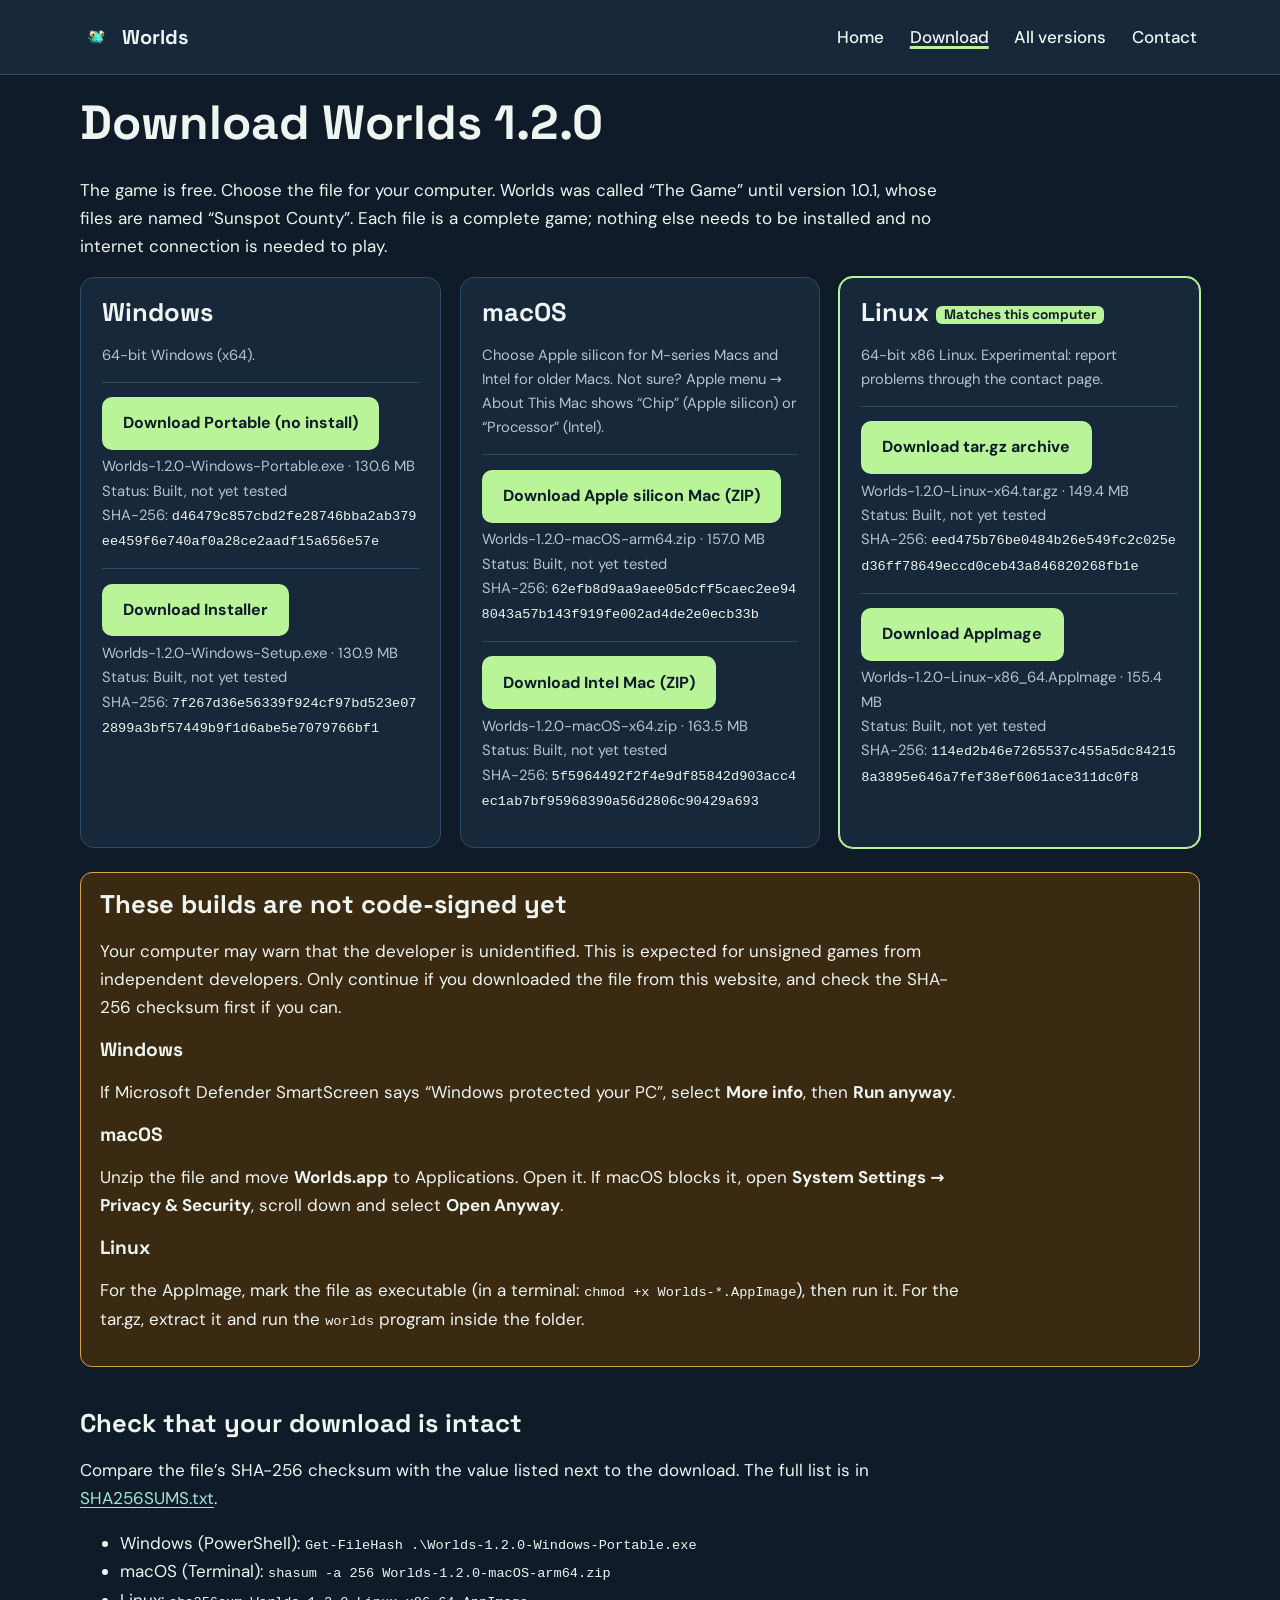
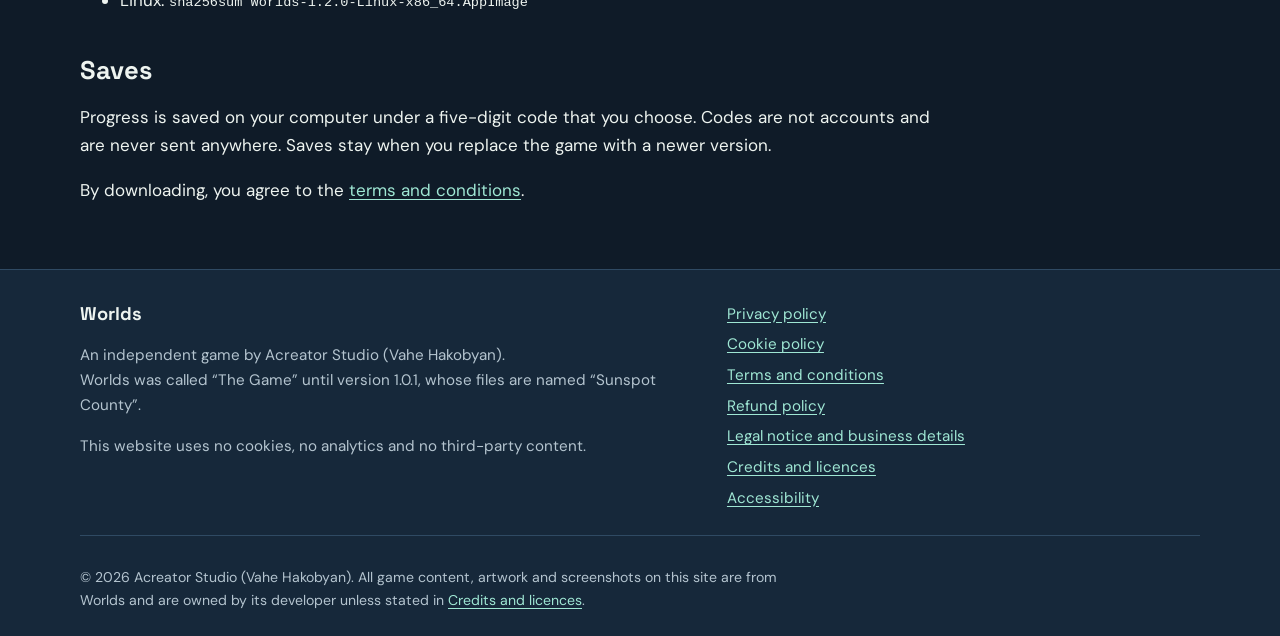
<file: download.html>
<!doctype html>
<html lang="en">
<head>
<meta charset="utf-8">
<meta name="viewport" content="width=device-width, initial-scale=1">
<title>Download · Worlds</title>
<meta name="description" content="Download Worlds for Windows, macOS or Linux. Free, with SHA-256 checksums and instructions for unsigned builds.">
<link rel="canonical" href="https://vvvvhe.github.io/the-game/download.html">
<meta property="og:type" content="website">
<meta property="og:site_name" content="Worlds">
<meta property="og:title" content="Download · Worlds">
<meta property="og:description" content="Download Worlds for Windows, macOS or Linux. Free, with SHA-256 checksums and instructions for unsigned builds.">
<meta property="og:url" content="https://vvvvhe.github.io/the-game/download.html">
<meta property="og:image" content="https://vvvvhe.github.io/the-game/assets/img/hero-lantern-market-1600.jpg">
<meta property="og:image:width" content="1600">
<meta property="og:image:height" content="900">
<meta property="og:image:alt" content="Bruno stands on a rain-soaked cobbled square at night in the Lantern Quarter, facing the Jade Noodle shop and strings of red paper lanterns, while residents walk under a “Chinatown City · Night” sign.">
<meta name="twitter:card" content="summary_large_image">
<meta name="referrer" content="no-referrer">
<meta http-equiv="Content-Security-Policy" content="default-src 'self'; img-src 'self'; media-src 'self'; style-src 'self'; script-src 'self'; font-src 'self'; connect-src 'none'; form-action 'self' mailto:; base-uri 'none'; object-src 'none'">
<link rel="icon" href="assets/img/icon.png" type="image/png">
<link rel="stylesheet" href="assets/css/site.css">
<script src="assets/js/site.js" defer></script>
</head>
<body>
<a class="skip-link" href="#main">Skip to main content</a>
<header class="site-header">
 <div class="wrap header-inner">
  <a class="brand" href="index.html"><img src="assets/img/icon.png" alt="" width="32" height="32"><span>Worlds</span></a>
  <nav aria-label="Main">
   <ul class="nav-list">
    <li><a href="index.html" >Home</a></li>
    <li><a href="download.html" aria-current="page">Download</a></li>
    <li><a href="versions.html" >All versions</a></li>
    <li><a href="contact.html" >Contact</a></li>
   </ul>
  </nav>
 </div>
</header>
<main id="main" tabindex="-1">
<div class="wrap">
 <h1>Download Worlds 1.2.0</h1>
 <p>The game is free. Choose the file for your computer. Worlds was called “The Game” until version 1.0.1, whose files are named “Sunspot County”. Each file is a complete game; nothing else needs to be installed and no internet connection is needed to play.</p>
 <div class="platforms">
  <section class="platform" data-platform="windows" aria-labelledby="platform-windows"><h2 id="platform-windows">Windows</h2><p class="status">64-bit Windows (x64).</p><ul class="file-list"><li><a class="button" href="https://github.com/Vvvvhe/the-game/releases/download/1.2.0/Worlds-1.2.0-Windows-Portable.exe" download>Download Portable (no install) <span class="visually-hidden">for Windows</span></a>
<p class="file-meta">Worlds-1.2.0-Windows-Portable.exe · 130.6 MB<br>Status: Built, not yet tested<br>SHA-256: <span class="hash">d46479c857cbd2fe28746bba2ab379ee459f6e740af0a28ce2aadf15a656e57e</span></p></li><li><a class="button" href="https://github.com/Vvvvhe/the-game/releases/download/1.2.0/Worlds-1.2.0-Windows-Setup.exe" download>Download Installer <span class="visually-hidden">for Windows</span></a>
<p class="file-meta">Worlds-1.2.0-Windows-Setup.exe · 130.9 MB<br>Status: Built, not yet tested<br>SHA-256: <span class="hash">7f267d36e56339f924cf97bd523e072899a3bf57449b9f1d6abe5e7079766bf1</span></p></li></ul></section>
<section class="platform" data-platform="mac" aria-labelledby="platform-mac"><h2 id="platform-mac">macOS</h2><p class="status">Choose Apple silicon for M-series Macs and Intel for older Macs. Not sure? Apple menu → About This Mac shows “Chip” (Apple silicon) or “Processor” (Intel).</p><ul class="file-list"><li><a class="button" href="https://github.com/Vvvvhe/the-game/releases/download/1.2.0/Worlds-1.2.0-macOS-arm64.zip" download>Download Apple silicon Mac (ZIP) <span class="visually-hidden">for macOS</span></a>
<p class="file-meta">Worlds-1.2.0-macOS-arm64.zip · 157.0 MB<br>Status: Built, not yet tested<br>SHA-256: <span class="hash">62efb8d9aa9aee05dcff5caec2ee948043a57b143f919fe002ad4de2e0ecb33b</span></p></li><li><a class="button" href="https://github.com/Vvvvhe/the-game/releases/download/1.2.0/Worlds-1.2.0-macOS-x64.zip" download>Download Intel Mac (ZIP) <span class="visually-hidden">for macOS</span></a>
<p class="file-meta">Worlds-1.2.0-macOS-x64.zip · 163.5 MB<br>Status: Built, not yet tested<br>SHA-256: <span class="hash">5f5964492f2f4e9df85842d903acc4ec1ab7bf95968390a56d2806c90429a693</span></p></li></ul></section>
<section class="platform" data-platform="linux" aria-labelledby="platform-linux"><h2 id="platform-linux">Linux</h2><p class="status">64-bit x86 Linux. Experimental: report problems through the contact page.</p><ul class="file-list"><li><a class="button" href="https://github.com/Vvvvhe/the-game/releases/download/1.2.0/Worlds-1.2.0-Linux-x64.tar.gz" download>Download tar.gz archive <span class="visually-hidden">for Linux</span></a>
<p class="file-meta">Worlds-1.2.0-Linux-x64.tar.gz · 149.4 MB<br>Status: Built, not yet tested<br>SHA-256: <span class="hash">eed475b76be0484b26e549fc2c025ed36ff78649eccd0ceb43a846820268fb1e</span></p></li><li><a class="button" href="https://github.com/Vvvvhe/the-game/releases/download/1.2.0/Worlds-1.2.0-Linux-x86_64.AppImage" download>Download AppImage <span class="visually-hidden">for Linux</span></a>
<p class="file-meta">Worlds-1.2.0-Linux-x86_64.AppImage · 155.4 MB<br>Status: Built, not yet tested<br>SHA-256: <span class="hash">114ed2b46e7265537c455a5dc842158a3895e646a7fef38ef6061ace311dc0f8</span></p></li></ul></section>
 </div>
 <section class="notice" aria-labelledby="unsigned">
  <h2 id="unsigned">These builds are not code-signed yet</h2>
  <p>Your computer may warn that the developer is unidentified. This is expected for unsigned games from independent developers. Only continue if you downloaded the file from this website, and check the SHA-256 checksum first if you can.</p>
  <h3>Windows</h3>
  <p>If Microsoft Defender SmartScreen says “Windows protected your PC”, select <strong>More info</strong>, then <strong>Run anyway</strong>.</p>
  <h3>macOS</h3>
  <p>Unzip the file and move <strong>Worlds.app</strong> to Applications. Open it. If macOS blocks it, open <strong>System Settings → Privacy &amp; Security</strong>, scroll down and select <strong>Open Anyway</strong>.</p>
  <h3>Linux</h3>
  <p>For the AppImage, mark the file as executable (in a terminal: <code>chmod +x Worlds-*.AppImage</code>), then run it. For the tar.gz, extract it and run the <code>worlds</code> program inside the folder.</p>
 </section>
 <h2>Check that your download is intact</h2>
 <p>Compare the file’s SHA-256 checksum with the value listed next to the download. The full list is in <a href="https://github.com/Vvvvhe/the-game/releases/download/1.2.0/SHA256SUMS.txt">SHA256SUMS.txt</a>.</p>
 <ul>
  <li>Windows (PowerShell): <code>Get-FileHash .\Worlds-1.2.0-Windows-Portable.exe</code></li>
  <li>macOS (Terminal): <code>shasum -a 256 Worlds-1.2.0-macOS-arm64.zip</code></li>
  <li>Linux: <code>sha256sum Worlds-1.2.0-Linux-x86_64.AppImage</code></li>
 </ul>
 <h2>Saves</h2>
 <p>Progress is saved on your computer under a five-digit code that you choose. Codes are not accounts and are never sent anywhere. Saves stay when you replace the game with a newer version.</p>
 <p>By downloading, you agree to the <a href="terms.html">terms and conditions</a>.</p>
</div>

</main>
<footer class="site-footer">
 <div class="wrap footer-grid">
  <div>
   <p class="footer-title">Worlds</p>
   <p>An independent game by Acreator Studio (Vahe Hakobyan).<br>Worlds was called “The Game” until version 1.0.1, whose files are named “Sunspot County”.</p>
   <p>This website uses no cookies, no analytics and no third-party content.</p>
  </div>
  <nav aria-label="Legal">
   <ul class="footer-links">
    <li><a href="privacy.html" >Privacy policy</a></li>
    <li><a href="cookies.html" >Cookie policy</a></li>
    <li><a href="terms.html" >Terms and conditions</a></li>
    <li><a href="refunds.html" >Refund policy</a></li>
    <li><a href="legal.html" >Legal notice and business details</a></li>
    <li><a href="licenses.html" >Credits and licences</a></li>
    <li><a href="accessibility.html" >Accessibility</a></li>
   </ul>
  </nav>
 </div>
 <div class="wrap footer-base"><p>© 2026 Acreator Studio (Vahe Hakobyan). All game content, artwork and screenshots on this site are from Worlds and are owned by its developer unless stated in <a href="licenses.html">Credits and licences</a>.</p></div>
</footer>
</body>
</html>
</file>
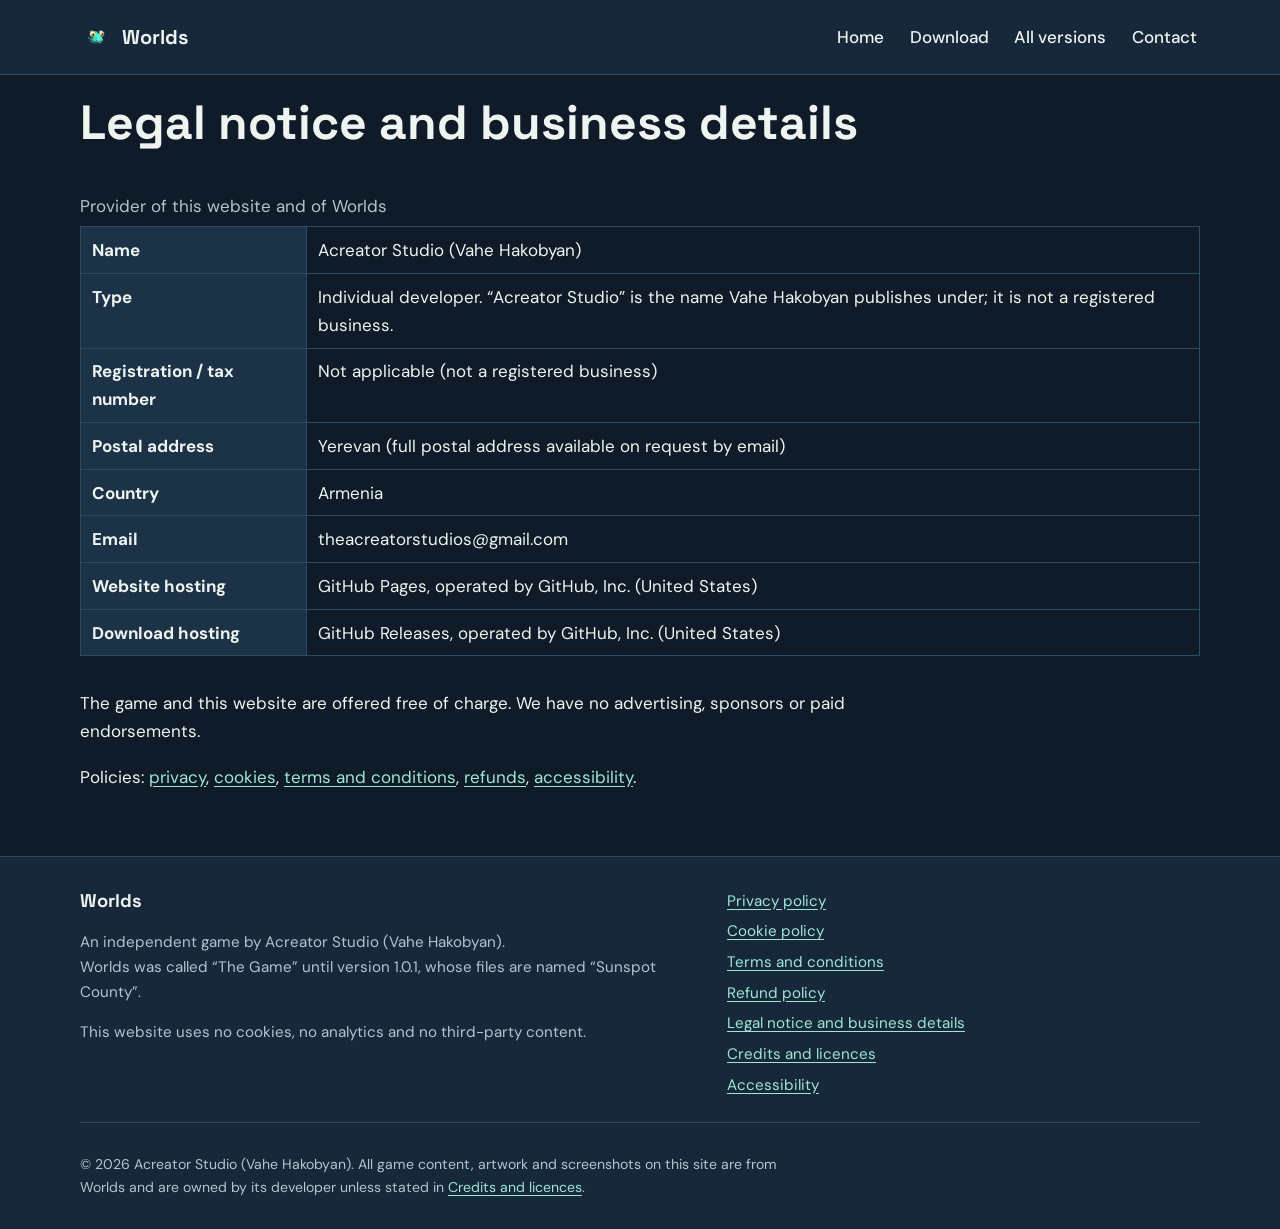
<file: legal.html>
<!doctype html>
<html lang="en">
<head>
<meta charset="utf-8">
<meta name="viewport" content="width=device-width, initial-scale=1">
<title>Legal notice and business details · Worlds</title>
<meta name="description" content="Who runs this website and how to reach them.">
<link rel="canonical" href="https://vvvvhe.github.io/the-game/legal.html">
<meta property="og:type" content="website">
<meta property="og:site_name" content="Worlds">
<meta property="og:title" content="Legal notice and business details · Worlds">
<meta property="og:description" content="Who runs this website and how to reach them.">
<meta property="og:url" content="https://vvvvhe.github.io/the-game/legal.html">
<meta property="og:image" content="https://vvvvhe.github.io/the-game/assets/img/hero-lantern-market-1600.jpg">
<meta property="og:image:width" content="1600">
<meta property="og:image:height" content="900">
<meta property="og:image:alt" content="Bruno stands on a rain-soaked cobbled square at night in the Lantern Quarter, facing the Jade Noodle shop and strings of red paper lanterns, while residents walk under a “Chinatown City · Night” sign.">
<meta name="twitter:card" content="summary_large_image">
<meta name="referrer" content="no-referrer">
<meta http-equiv="Content-Security-Policy" content="default-src 'self'; img-src 'self'; media-src 'self'; style-src 'self'; script-src 'self'; font-src 'self'; connect-src 'none'; form-action 'self' mailto:; base-uri 'none'; object-src 'none'">
<link rel="icon" href="assets/img/icon.png" type="image/png">
<link rel="stylesheet" href="assets/css/site.css">
<script src="assets/js/site.js" defer></script>
</head>
<body>
<a class="skip-link" href="#main">Skip to main content</a>
<header class="site-header">
 <div class="wrap header-inner">
  <a class="brand" href="index.html"><img src="assets/img/icon.png" alt="" width="32" height="32"><span>Worlds</span></a>
  <nav aria-label="Main">
   <ul class="nav-list">
    <li><a href="index.html" >Home</a></li>
    <li><a href="download.html" >Download</a></li>
    <li><a href="versions.html" >All versions</a></li>
    <li><a href="contact.html" >Contact</a></li>
   </ul>
  </nav>
 </div>
</header>
<main id="main" tabindex="-1">
<div class="wrap legal">
 <h1>Legal notice and business details</h1>
 <div class="table-scroll">
 <table>
  <caption>Provider of this website and of Worlds</caption>
  <tbody>
   <tr><th scope="row">Name</th><td>Acreator Studio (Vahe Hakobyan)</td></tr>
   <tr><th scope="row">Type</th><td>Individual developer. “Acreator Studio” is the name Vahe Hakobyan publishes under; it is not a registered business.</td></tr>
   <tr><th scope="row">Registration / tax number</th><td>Not applicable (not a registered business)</td></tr>
   <tr><th scope="row">Postal address</th><td>Yerevan (full postal address available on request by email)</td></tr>
   <tr><th scope="row">Country</th><td>Armenia</td></tr>
   <tr><th scope="row">Email</th><td>theacreatorstudios@gmail.com</td></tr>
   <tr><th scope="row">Website hosting</th><td>GitHub Pages, operated by GitHub, Inc. (United States)</td></tr>
   <tr><th scope="row">Download hosting</th><td>GitHub Releases, operated by GitHub, Inc. (United States)</td></tr>
  </tbody>
 </table>
 </div>
 <p>The game and this website are offered free of charge. We have no advertising, sponsors or paid endorsements.</p>
 <p>Policies: <a href="privacy.html">privacy</a>, <a href="cookies.html">cookies</a>, <a href="terms.html">terms and conditions</a>, <a href="refunds.html">refunds</a>, <a href="accessibility.html">accessibility</a>.</p>
</div>

</main>
<footer class="site-footer">
 <div class="wrap footer-grid">
  <div>
   <p class="footer-title">Worlds</p>
   <p>An independent game by Acreator Studio (Vahe Hakobyan).<br>Worlds was called “The Game” until version 1.0.1, whose files are named “Sunspot County”.</p>
   <p>This website uses no cookies, no analytics and no third-party content.</p>
  </div>
  <nav aria-label="Legal">
   <ul class="footer-links">
    <li><a href="privacy.html" >Privacy policy</a></li>
    <li><a href="cookies.html" >Cookie policy</a></li>
    <li><a href="terms.html" >Terms and conditions</a></li>
    <li><a href="refunds.html" >Refund policy</a></li>
    <li><a href="legal.html" aria-current="page">Legal notice and business details</a></li>
    <li><a href="licenses.html" >Credits and licences</a></li>
    <li><a href="accessibility.html" >Accessibility</a></li>
   </ul>
  </nav>
 </div>
 <div class="wrap footer-base"><p>© 2026 Acreator Studio (Vahe Hakobyan). All game content, artwork and screenshots on this site are from Worlds and are owned by its developer unless stated in <a href="licenses.html">Credits and licences</a>.</p></div>
</footer>
</body>
</html>
</file>
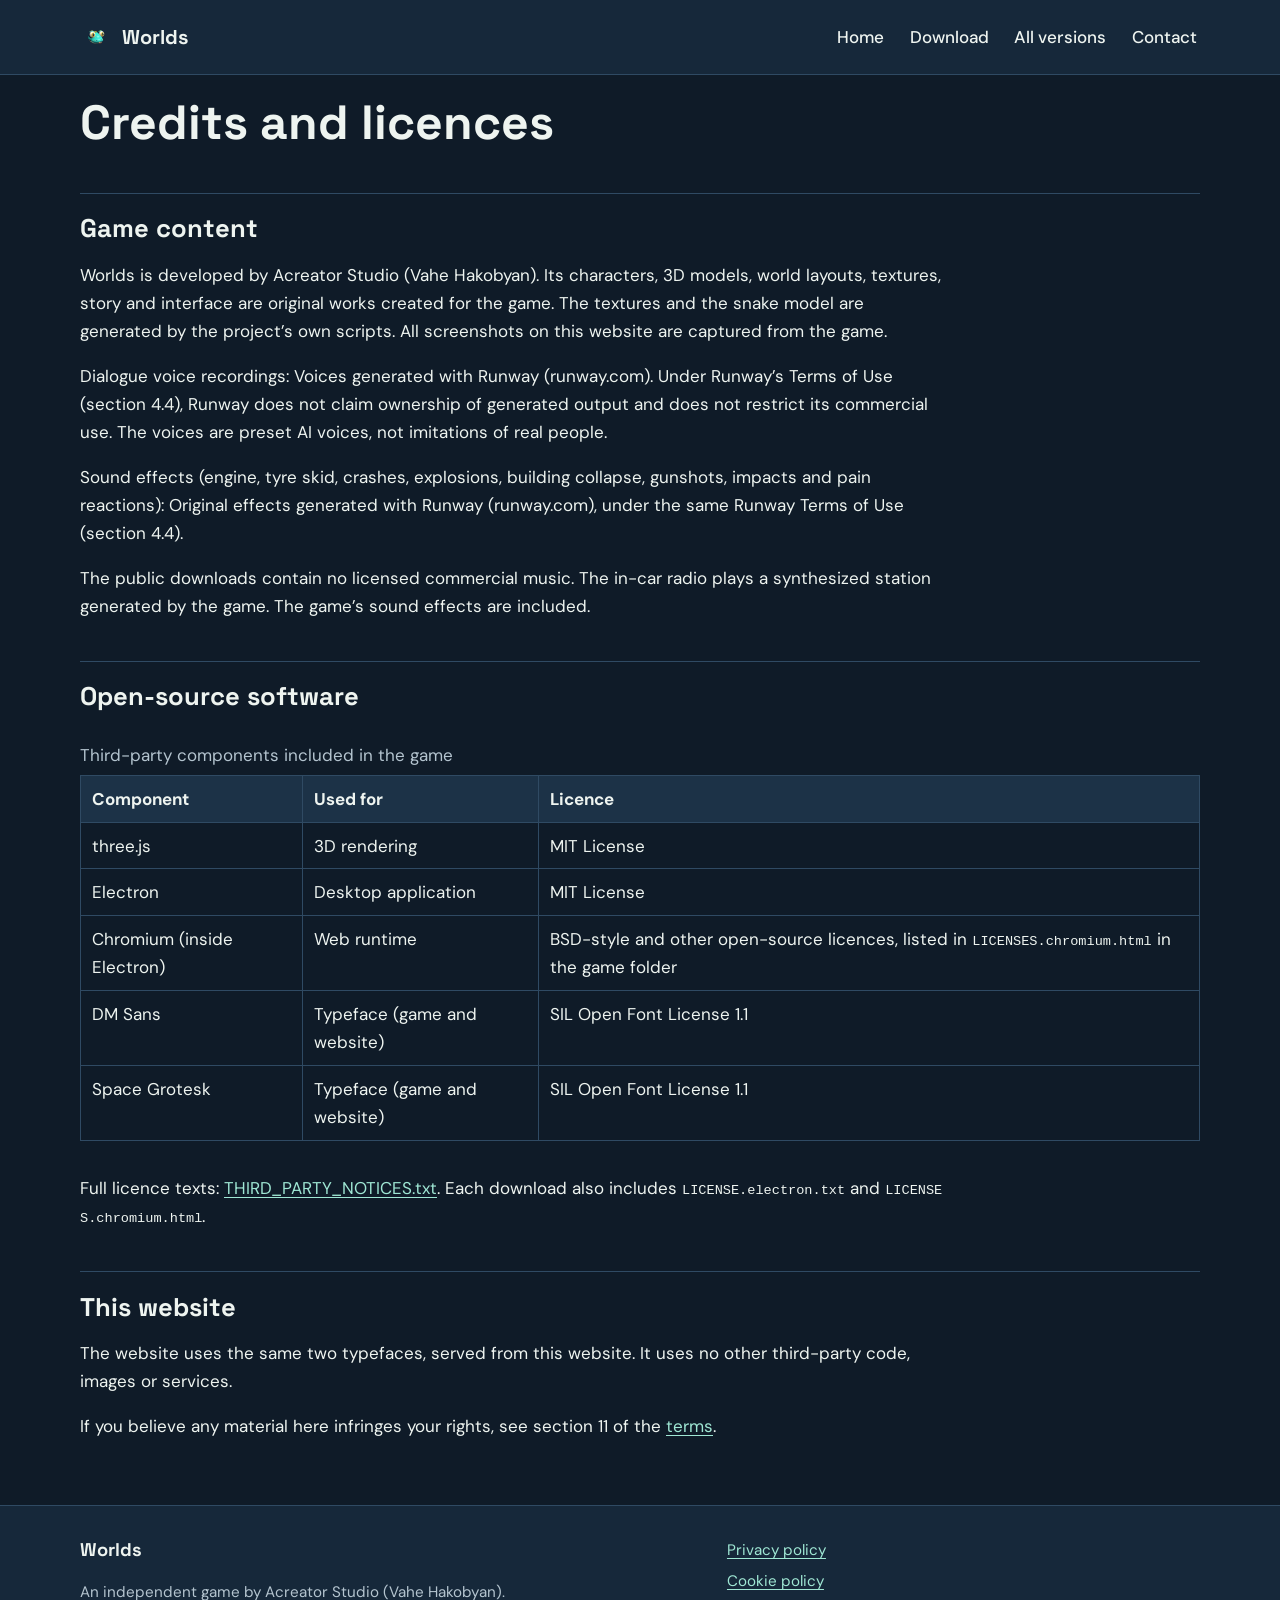
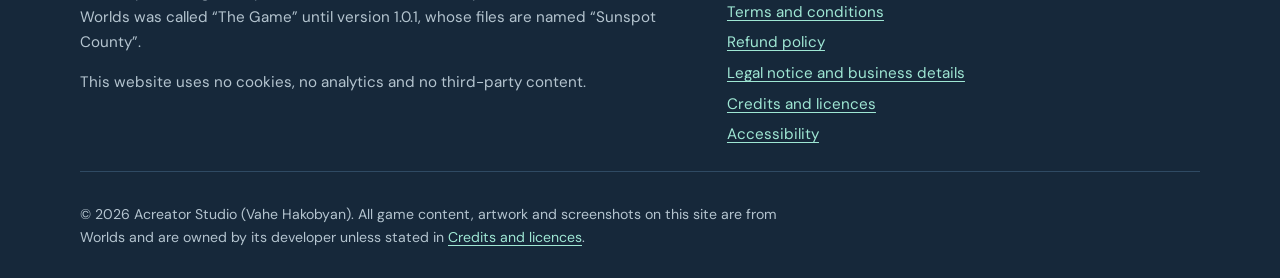
<file: licenses.html>
<!doctype html>
<html lang="en">
<head>
<meta charset="utf-8">
<meta name="viewport" content="width=device-width, initial-scale=1">
<title>Credits and licences · Worlds</title>
<meta name="description" content="Who made Worlds, and the open-source software and fonts it uses with their licences.">
<link rel="canonical" href="https://vvvvhe.github.io/the-game/licenses.html">
<meta property="og:type" content="website">
<meta property="og:site_name" content="Worlds">
<meta property="og:title" content="Credits and licences · Worlds">
<meta property="og:description" content="Who made Worlds, and the open-source software and fonts it uses with their licences.">
<meta property="og:url" content="https://vvvvhe.github.io/the-game/licenses.html">
<meta property="og:image" content="https://vvvvhe.github.io/the-game/assets/img/hero-lantern-market-1600.jpg">
<meta property="og:image:width" content="1600">
<meta property="og:image:height" content="900">
<meta property="og:image:alt" content="Bruno stands on a rain-soaked cobbled square at night in the Lantern Quarter, facing the Jade Noodle shop and strings of red paper lanterns, while residents walk under a “Chinatown City · Night” sign.">
<meta name="twitter:card" content="summary_large_image">
<meta name="referrer" content="no-referrer">
<meta http-equiv="Content-Security-Policy" content="default-src 'self'; img-src 'self'; media-src 'self'; style-src 'self'; script-src 'self'; font-src 'self'; connect-src 'none'; form-action 'self' mailto:; base-uri 'none'; object-src 'none'">
<link rel="icon" href="assets/img/icon.png" type="image/png">
<link rel="stylesheet" href="assets/css/site.css">
<script src="assets/js/site.js" defer></script>
</head>
<body>
<a class="skip-link" href="#main">Skip to main content</a>
<header class="site-header">
 <div class="wrap header-inner">
  <a class="brand" href="index.html"><img src="assets/img/icon.png" alt="" width="32" height="32"><span>Worlds</span></a>
  <nav aria-label="Main">
   <ul class="nav-list">
    <li><a href="index.html" >Home</a></li>
    <li><a href="download.html" >Download</a></li>
    <li><a href="versions.html" >All versions</a></li>
    <li><a href="contact.html" >Contact</a></li>
   </ul>
  </nav>
 </div>
</header>
<main id="main" tabindex="-1">
<div class="wrap legal">
 <h1>Credits and licences</h1>
 <h2>Game content</h2>
 <p>Worlds is developed by Acreator Studio (Vahe Hakobyan). Its characters, 3D models, world layouts, textures, story and interface are original works created for the game. The textures and the snake model are generated by the project’s own scripts. All screenshots on this website are captured from the game.</p>
 <p>Dialogue voice recordings: Voices generated with Runway (runway.com). Under Runway’s Terms of Use (section 4.4), Runway does not claim ownership of generated output and does not restrict its commercial use. The voices are preset AI voices, not imitations of real people.</p>
 <p>Sound effects (engine, tyre skid, crashes, explosions, building collapse, gunshots, impacts and pain reactions): Original effects generated with Runway (runway.com), under the same Runway Terms of Use (section 4.4).</p>
 <p>The public downloads contain no licensed commercial music. The in-car radio plays a synthesized station generated by the game. The game’s sound effects are included.</p>

 <h2>Open-source software</h2>
 <div class="table-scroll">
 <table>
  <caption>Third-party components included in the game</caption>
  <thead><tr><th scope="col">Component</th><th scope="col">Used for</th><th scope="col">Licence</th></tr></thead>
  <tbody>
   <tr><td>three.js</td><td>3D rendering</td><td>MIT License</td></tr>
   <tr><td>Electron</td><td>Desktop application</td><td>MIT License</td></tr>
   <tr><td>Chromium (inside Electron)</td><td>Web runtime</td><td>BSD-style and other open-source licences, listed in <code>LICENSES.chromium.html</code> in the game folder</td></tr>
   <tr><td>DM Sans</td><td>Typeface (game and website)</td><td>SIL Open Font License 1.1</td></tr>
   <tr><td>Space Grotesk</td><td>Typeface (game and website)</td><td>SIL Open Font License 1.1</td></tr>
  </tbody>
 </table>
 </div>
 <p>Full licence texts: <a href="https://github.com/Vvvvhe/the-game/releases/download/1.2.0/THIRD_PARTY_NOTICES.txt">THIRD_PARTY_NOTICES.txt</a>. Each download also includes <code>LICENSE.electron.txt</code> and <code>LICENSES.chromium.html</code>.</p>

 <h2>This website</h2>
 <p>The website uses the same two typefaces, served from this website. It uses no other third-party code, images or services.</p>
 <p>If you believe any material here infringes your rights, see section 11 of the <a href="terms.html">terms</a>.</p>
</div>

</main>
<footer class="site-footer">
 <div class="wrap footer-grid">
  <div>
   <p class="footer-title">Worlds</p>
   <p>An independent game by Acreator Studio (Vahe Hakobyan).<br>Worlds was called “The Game” until version 1.0.1, whose files are named “Sunspot County”.</p>
   <p>This website uses no cookies, no analytics and no third-party content.</p>
  </div>
  <nav aria-label="Legal">
   <ul class="footer-links">
    <li><a href="privacy.html" >Privacy policy</a></li>
    <li><a href="cookies.html" >Cookie policy</a></li>
    <li><a href="terms.html" >Terms and conditions</a></li>
    <li><a href="refunds.html" >Refund policy</a></li>
    <li><a href="legal.html" >Legal notice and business details</a></li>
    <li><a href="licenses.html" aria-current="page">Credits and licences</a></li>
    <li><a href="accessibility.html" >Accessibility</a></li>
   </ul>
  </nav>
 </div>
 <div class="wrap footer-base"><p>© 2026 Acreator Studio (Vahe Hakobyan). All game content, artwork and screenshots on this site are from Worlds and are owned by its developer unless stated in <a href="licenses.html">Credits and licences</a>.</p></div>
</footer>
</body>
</html>
</file>
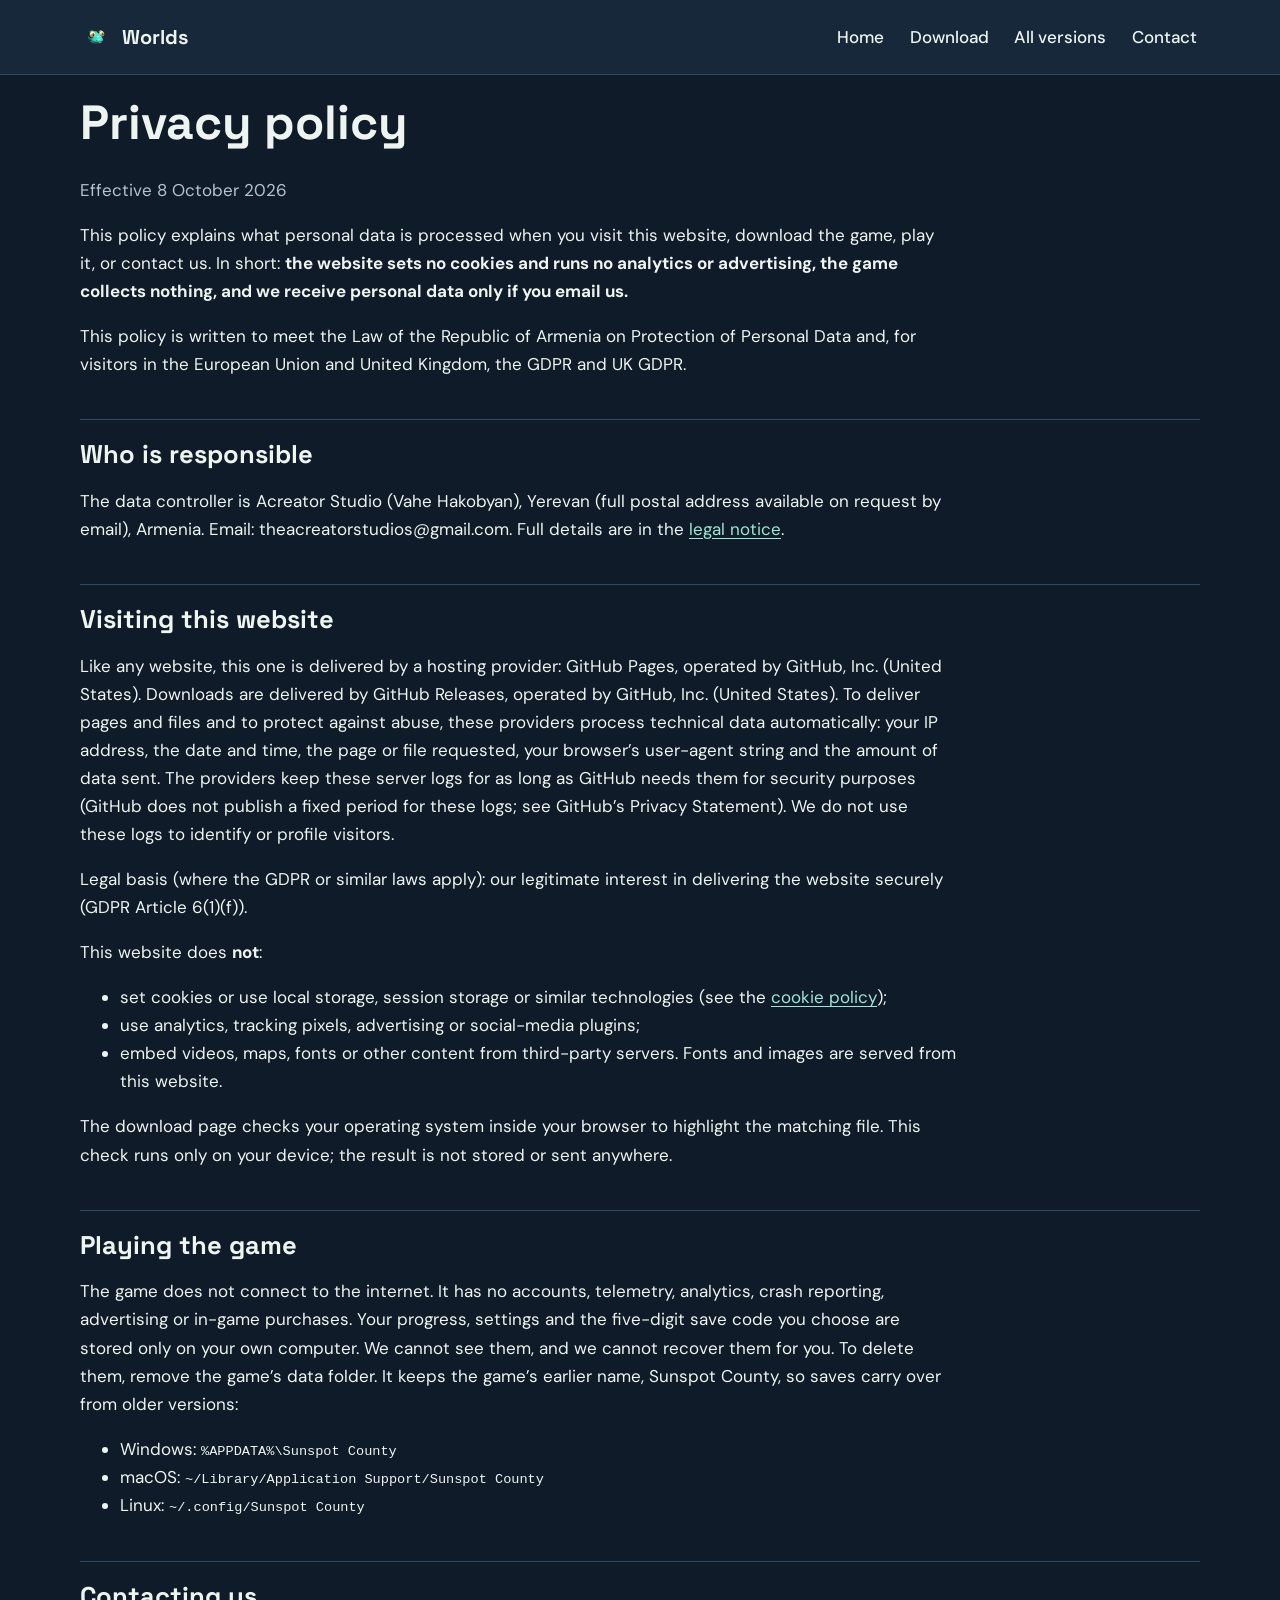
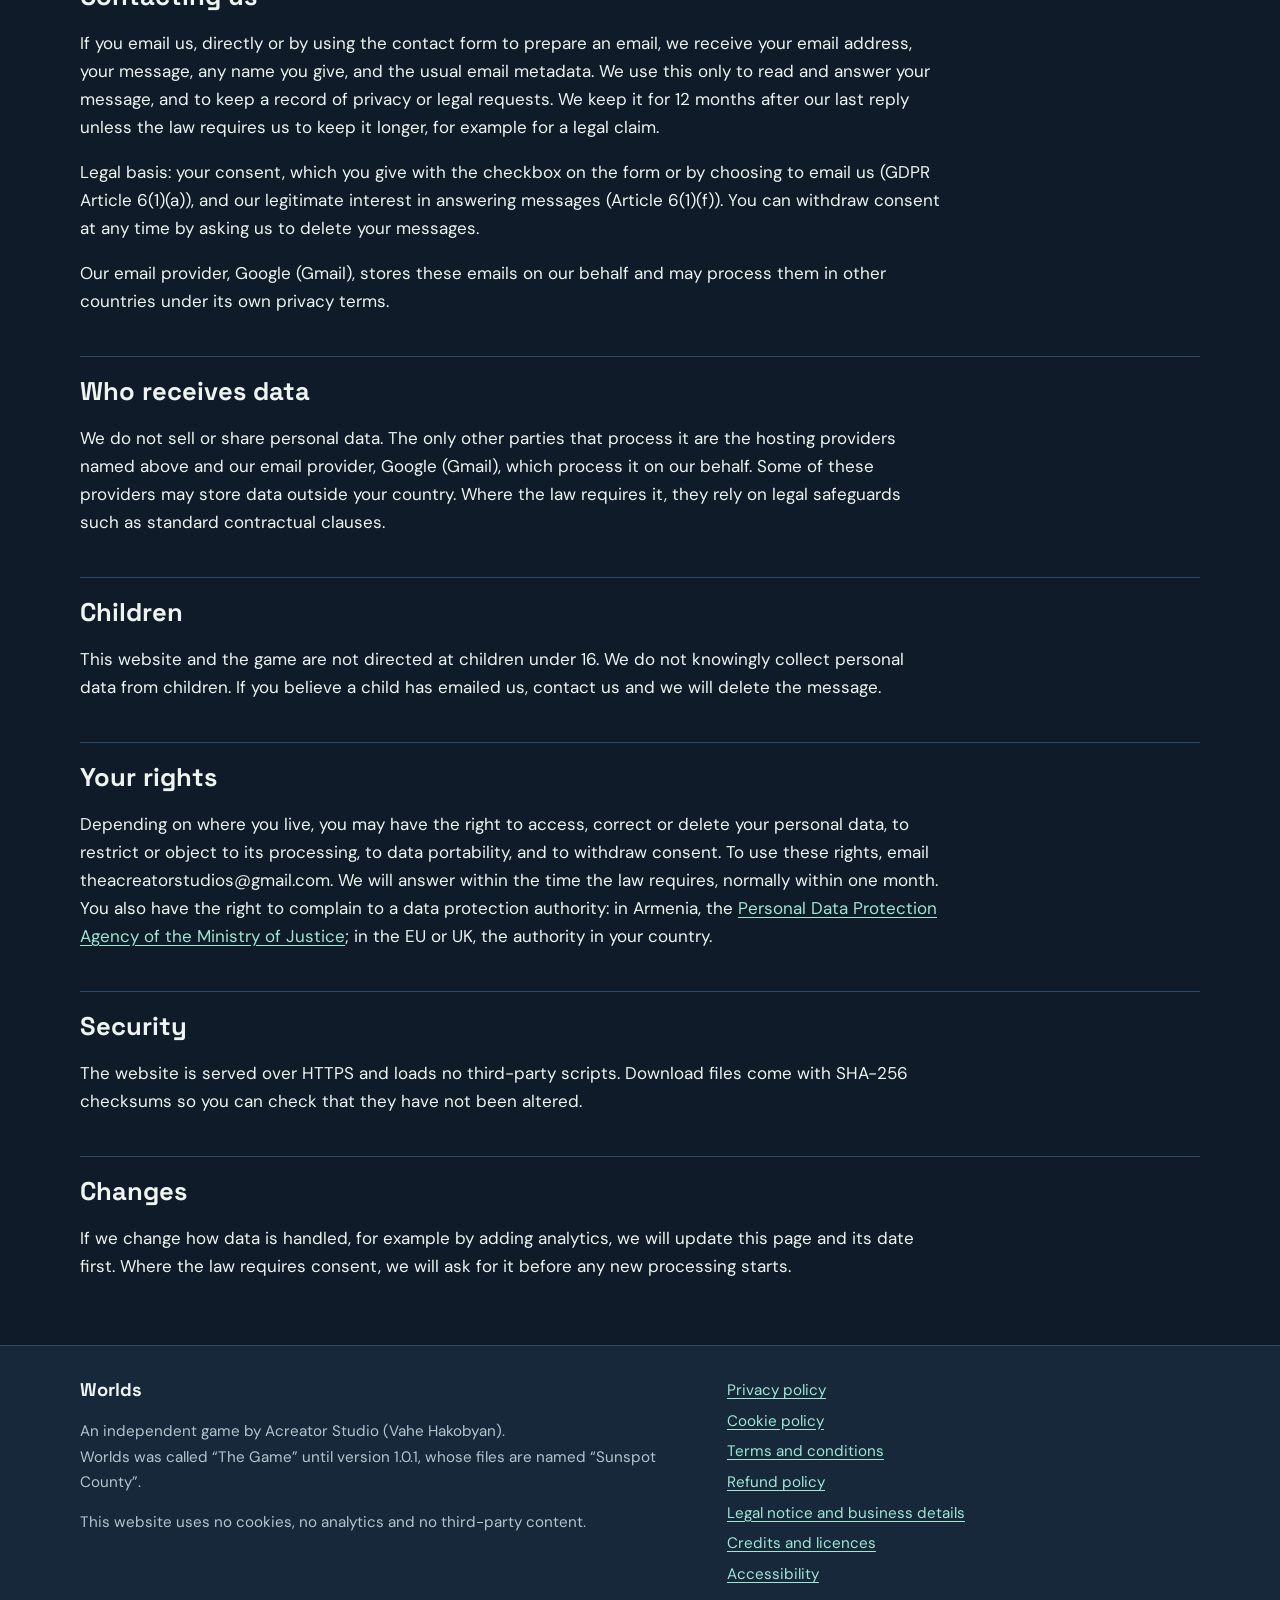
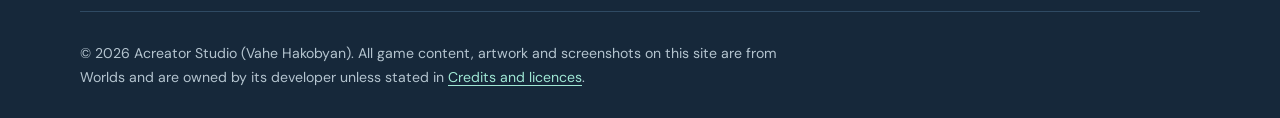
<file: privacy.html>
<!doctype html>
<html lang="en">
<head>
<meta charset="utf-8">
<meta name="viewport" content="width=device-width, initial-scale=1">
<title>Privacy policy · Worlds</title>
<meta name="description" content="How Worlds and its website handle personal data: no cookies, no analytics, no accounts, and no data collected by the game.">
<link rel="canonical" href="https://vvvvhe.github.io/the-game/privacy.html">
<meta property="og:type" content="website">
<meta property="og:site_name" content="Worlds">
<meta property="og:title" content="Privacy policy · Worlds">
<meta property="og:description" content="How Worlds and its website handle personal data: no cookies, no analytics, no accounts, and no data collected by the game.">
<meta property="og:url" content="https://vvvvhe.github.io/the-game/privacy.html">
<meta property="og:image" content="https://vvvvhe.github.io/the-game/assets/img/hero-lantern-market-1600.jpg">
<meta property="og:image:width" content="1600">
<meta property="og:image:height" content="900">
<meta property="og:image:alt" content="Bruno stands on a rain-soaked cobbled square at night in the Lantern Quarter, facing the Jade Noodle shop and strings of red paper lanterns, while residents walk under a “Chinatown City · Night” sign.">
<meta name="twitter:card" content="summary_large_image">
<meta name="referrer" content="no-referrer">
<meta http-equiv="Content-Security-Policy" content="default-src 'self'; img-src 'self'; media-src 'self'; style-src 'self'; script-src 'self'; font-src 'self'; connect-src 'none'; form-action 'self' mailto:; base-uri 'none'; object-src 'none'">
<link rel="icon" href="assets/img/icon.png" type="image/png">
<link rel="stylesheet" href="assets/css/site.css">
<script src="assets/js/site.js" defer></script>
</head>
<body>
<a class="skip-link" href="#main">Skip to main content</a>
<header class="site-header">
 <div class="wrap header-inner">
  <a class="brand" href="index.html"><img src="assets/img/icon.png" alt="" width="32" height="32"><span>Worlds</span></a>
  <nav aria-label="Main">
   <ul class="nav-list">
    <li><a href="index.html" >Home</a></li>
    <li><a href="download.html" >Download</a></li>
    <li><a href="versions.html" >All versions</a></li>
    <li><a href="contact.html" >Contact</a></li>
   </ul>
  </nav>
 </div>
</header>
<main id="main" tabindex="-1">
<div class="wrap legal">
 <h1>Privacy policy</h1>
 <p class="updated">Effective 8 October 2026</p>
 <p>This policy explains what personal data is processed when you visit this website, download the game, play it, or contact us. In short: <strong>the website sets no cookies and runs no analytics or advertising, the game collects nothing, and we receive personal data only if you email us.</strong></p>

 <p>This policy is written to meet the Law of the Republic of Armenia on Protection of Personal Data and, for visitors in the European Union and United Kingdom, the GDPR and UK GDPR.</p>
 <h2>Who is responsible</h2>
 <p>The data controller is Acreator Studio (Vahe Hakobyan), Yerevan (full postal address available on request by email), Armenia. Email: theacreatorstudios@gmail.com. Full details are in the <a href="legal.html">legal notice</a>.</p>

 <h2>Visiting this website</h2>
 <p>Like any website, this one is delivered by a hosting provider: GitHub Pages, operated by GitHub, Inc. (United States). Downloads are delivered by GitHub Releases, operated by GitHub, Inc. (United States). To deliver pages and files and to protect against abuse, these providers process technical data automatically: your IP address, the date and time, the page or file requested, your browser’s user-agent string and the amount of data sent. The providers keep these server logs for as long as GitHub needs them for security purposes (GitHub does not publish a fixed period for these logs; see GitHub’s Privacy Statement). We do not use these logs to identify or profile visitors.</p>
 <p>Legal basis (where the GDPR or similar laws apply): our legitimate interest in delivering the website securely (GDPR Article 6(1)(f)).</p>
 <p>This website does <strong>not</strong>:</p>
 <ul>
  <li>set cookies or use local storage, session storage or similar technologies (see the <a href="cookies.html">cookie policy</a>);</li>
  <li>use analytics, tracking pixels, advertising or social-media plugins;</li>
  <li>embed videos, maps, fonts or other content from third-party servers. Fonts and images are served from this website.</li>
 </ul>
 <p>The download page checks your operating system inside your browser to highlight the matching file. This check runs only on your device; the result is not stored or sent anywhere.</p>

 <h2>Playing the game</h2>
 <p>The game does not connect to the internet. It has no accounts, telemetry, analytics, crash reporting, advertising or in-game purchases. Your progress, settings and the five-digit save code you choose are stored only on your own computer. We cannot see them, and we cannot recover them for you. To delete them, remove the game’s data folder. It keeps the game’s earlier name, Sunspot County, so saves carry over from older versions:</p>
 <ul>
  <li>Windows: <code>%APPDATA%\Sunspot County</code></li>
  <li>macOS: <code>~/Library/Application Support/Sunspot County</code></li>
  <li>Linux: <code>~/.config/Sunspot County</code></li>
 </ul>

 <h2 id="email">Contacting us</h2>
 <p>If you email us, directly or by using the contact form to prepare an email, we receive your email address, your message, any name you give, and the usual email metadata. We use this only to read and answer your message, and to keep a record of privacy or legal requests. We keep it for 12 months after our last reply unless the law requires us to keep it longer, for example for a legal claim.</p>
 <p>Legal basis: your consent, which you give with the checkbox on the form or by choosing to email us (GDPR Article 6(1)(a)), and our legitimate interest in answering messages (Article 6(1)(f)). You can withdraw consent at any time by asking us to delete your messages.</p>
 <p>Our email provider, Google (Gmail), stores these emails on our behalf and may process them in other countries under its own privacy terms.</p>

 <h2>Who receives data</h2>
 <p>We do not sell or share personal data. The only other parties that process it are the hosting providers named above and our email provider, Google (Gmail), which process it on our behalf. Some of these providers may store data outside your country. Where the law requires it, they rely on legal safeguards such as standard contractual clauses.</p>

 <h2>Children</h2>
 <p>This website and the game are not directed at children under 16. We do not knowingly collect personal data from children. If you believe a child has emailed us, contact us and we will delete the message.</p>

 <h2>Your rights</h2>
 <p>Depending on where you live, you may have the right to access, correct or delete your personal data, to restrict or object to its processing, to data portability, and to withdraw consent. To use these rights, email theacreatorstudios@gmail.com. We will answer within the time the law requires, normally within one month. You also have the right to complain to a data protection authority: in Armenia, the <a href="https://moj.am/en/structures/view/structure/32">Personal Data Protection Agency of the Ministry of Justice</a>; in the EU or UK, the authority in your country.</p>

 <h2>Security</h2>
 <p>The website is served over HTTPS and loads no third-party scripts. Download files come with SHA-256 checksums so you can check that they have not been altered.</p>

 <h2>Changes</h2>
 <p>If we change how data is handled, for example by adding analytics, we will update this page and its date first. Where the law requires consent, we will ask for it before any new processing starts.</p>
</div>

</main>
<footer class="site-footer">
 <div class="wrap footer-grid">
  <div>
   <p class="footer-title">Worlds</p>
   <p>An independent game by Acreator Studio (Vahe Hakobyan).<br>Worlds was called “The Game” until version 1.0.1, whose files are named “Sunspot County”.</p>
   <p>This website uses no cookies, no analytics and no third-party content.</p>
  </div>
  <nav aria-label="Legal">
   <ul class="footer-links">
    <li><a href="privacy.html" aria-current="page">Privacy policy</a></li>
    <li><a href="cookies.html" >Cookie policy</a></li>
    <li><a href="terms.html" >Terms and conditions</a></li>
    <li><a href="refunds.html" >Refund policy</a></li>
    <li><a href="legal.html" >Legal notice and business details</a></li>
    <li><a href="licenses.html" >Credits and licences</a></li>
    <li><a href="accessibility.html" >Accessibility</a></li>
   </ul>
  </nav>
 </div>
 <div class="wrap footer-base"><p>© 2026 Acreator Studio (Vahe Hakobyan). All game content, artwork and screenshots on this site are from Worlds and are owned by its developer unless stated in <a href="licenses.html">Credits and licences</a>.</p></div>
</footer>
</body>
</html>
</file>
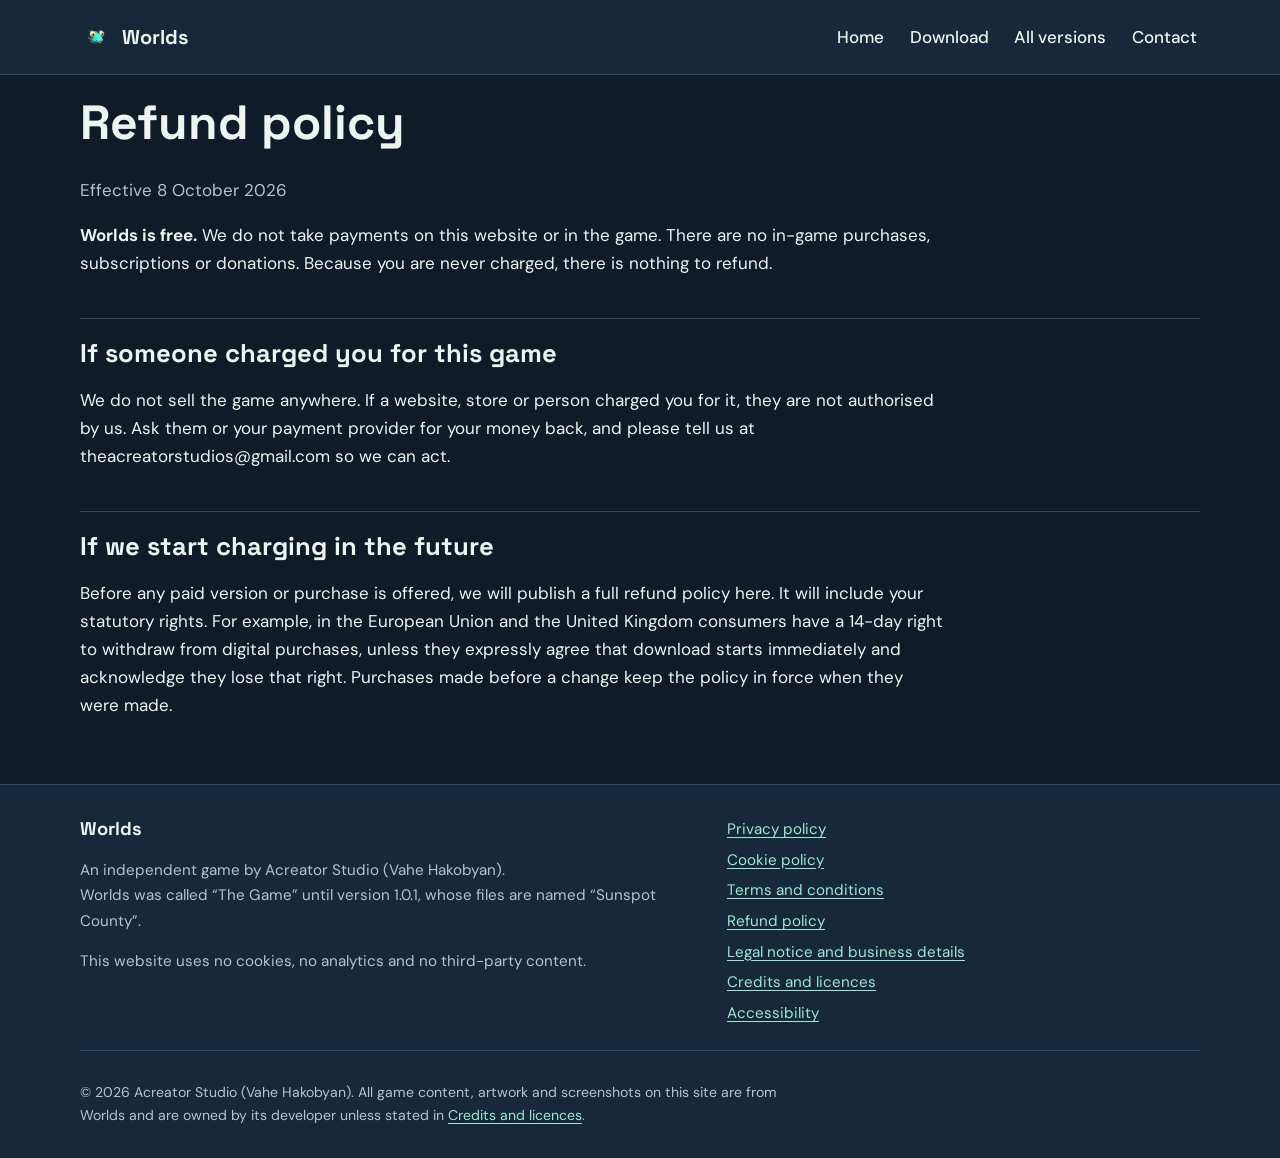
<file: refunds.html>
<!doctype html>
<html lang="en">
<head>
<meta charset="utf-8">
<meta name="viewport" content="width=device-width, initial-scale=1">
<title>Refund policy · Worlds</title>
<meta name="description" content="Worlds is free. No payments are taken, so there is nothing to refund.">
<link rel="canonical" href="https://vvvvhe.github.io/the-game/refunds.html">
<meta property="og:type" content="website">
<meta property="og:site_name" content="Worlds">
<meta property="og:title" content="Refund policy · Worlds">
<meta property="og:description" content="Worlds is free. No payments are taken, so there is nothing to refund.">
<meta property="og:url" content="https://vvvvhe.github.io/the-game/refunds.html">
<meta property="og:image" content="https://vvvvhe.github.io/the-game/assets/img/hero-lantern-market-1600.jpg">
<meta property="og:image:width" content="1600">
<meta property="og:image:height" content="900">
<meta property="og:image:alt" content="Bruno stands on a rain-soaked cobbled square at night in the Lantern Quarter, facing the Jade Noodle shop and strings of red paper lanterns, while residents walk under a “Chinatown City · Night” sign.">
<meta name="twitter:card" content="summary_large_image">
<meta name="referrer" content="no-referrer">
<meta http-equiv="Content-Security-Policy" content="default-src 'self'; img-src 'self'; media-src 'self'; style-src 'self'; script-src 'self'; font-src 'self'; connect-src 'none'; form-action 'self' mailto:; base-uri 'none'; object-src 'none'">
<link rel="icon" href="assets/img/icon.png" type="image/png">
<link rel="stylesheet" href="assets/css/site.css">
<script src="assets/js/site.js" defer></script>
</head>
<body>
<a class="skip-link" href="#main">Skip to main content</a>
<header class="site-header">
 <div class="wrap header-inner">
  <a class="brand" href="index.html"><img src="assets/img/icon.png" alt="" width="32" height="32"><span>Worlds</span></a>
  <nav aria-label="Main">
   <ul class="nav-list">
    <li><a href="index.html" >Home</a></li>
    <li><a href="download.html" >Download</a></li>
    <li><a href="versions.html" >All versions</a></li>
    <li><a href="contact.html" >Contact</a></li>
   </ul>
  </nav>
 </div>
</header>
<main id="main" tabindex="-1">
<div class="wrap legal">
 <h1>Refund policy</h1>
 <p class="updated">Effective 8 October 2026</p>
 <p><strong>Worlds is free.</strong> We do not take payments on this website or in the game. There are no in-game purchases, subscriptions or donations. Because you are never charged, there is nothing to refund.</p>
 <h2>If someone charged you for this game</h2>
 <p>We do not sell the game anywhere. If a website, store or person charged you for it, they are not authorised by us. Ask them or your payment provider for your money back, and please tell us at theacreatorstudios@gmail.com so we can act.</p>
 <h2>If we start charging in the future</h2>
 <p>Before any paid version or purchase is offered, we will publish a full refund policy here. It will include your statutory rights. For example, in the European Union and the United Kingdom consumers have a 14-day right to withdraw from digital purchases, unless they expressly agree that download starts immediately and acknowledge they lose that right. Purchases made before a change keep the policy in force when they were made.</p>
</div>

</main>
<footer class="site-footer">
 <div class="wrap footer-grid">
  <div>
   <p class="footer-title">Worlds</p>
   <p>An independent game by Acreator Studio (Vahe Hakobyan).<br>Worlds was called “The Game” until version 1.0.1, whose files are named “Sunspot County”.</p>
   <p>This website uses no cookies, no analytics and no third-party content.</p>
  </div>
  <nav aria-label="Legal">
   <ul class="footer-links">
    <li><a href="privacy.html" >Privacy policy</a></li>
    <li><a href="cookies.html" >Cookie policy</a></li>
    <li><a href="terms.html" >Terms and conditions</a></li>
    <li><a href="refunds.html" aria-current="page">Refund policy</a></li>
    <li><a href="legal.html" >Legal notice and business details</a></li>
    <li><a href="licenses.html" >Credits and licences</a></li>
    <li><a href="accessibility.html" >Accessibility</a></li>
   </ul>
  </nav>
 </div>
 <div class="wrap footer-base"><p>© 2026 Acreator Studio (Vahe Hakobyan). All game content, artwork and screenshots on this site are from Worlds and are owned by its developer unless stated in <a href="licenses.html">Credits and licences</a>.</p></div>
</footer>
</body>
</html>
</file>
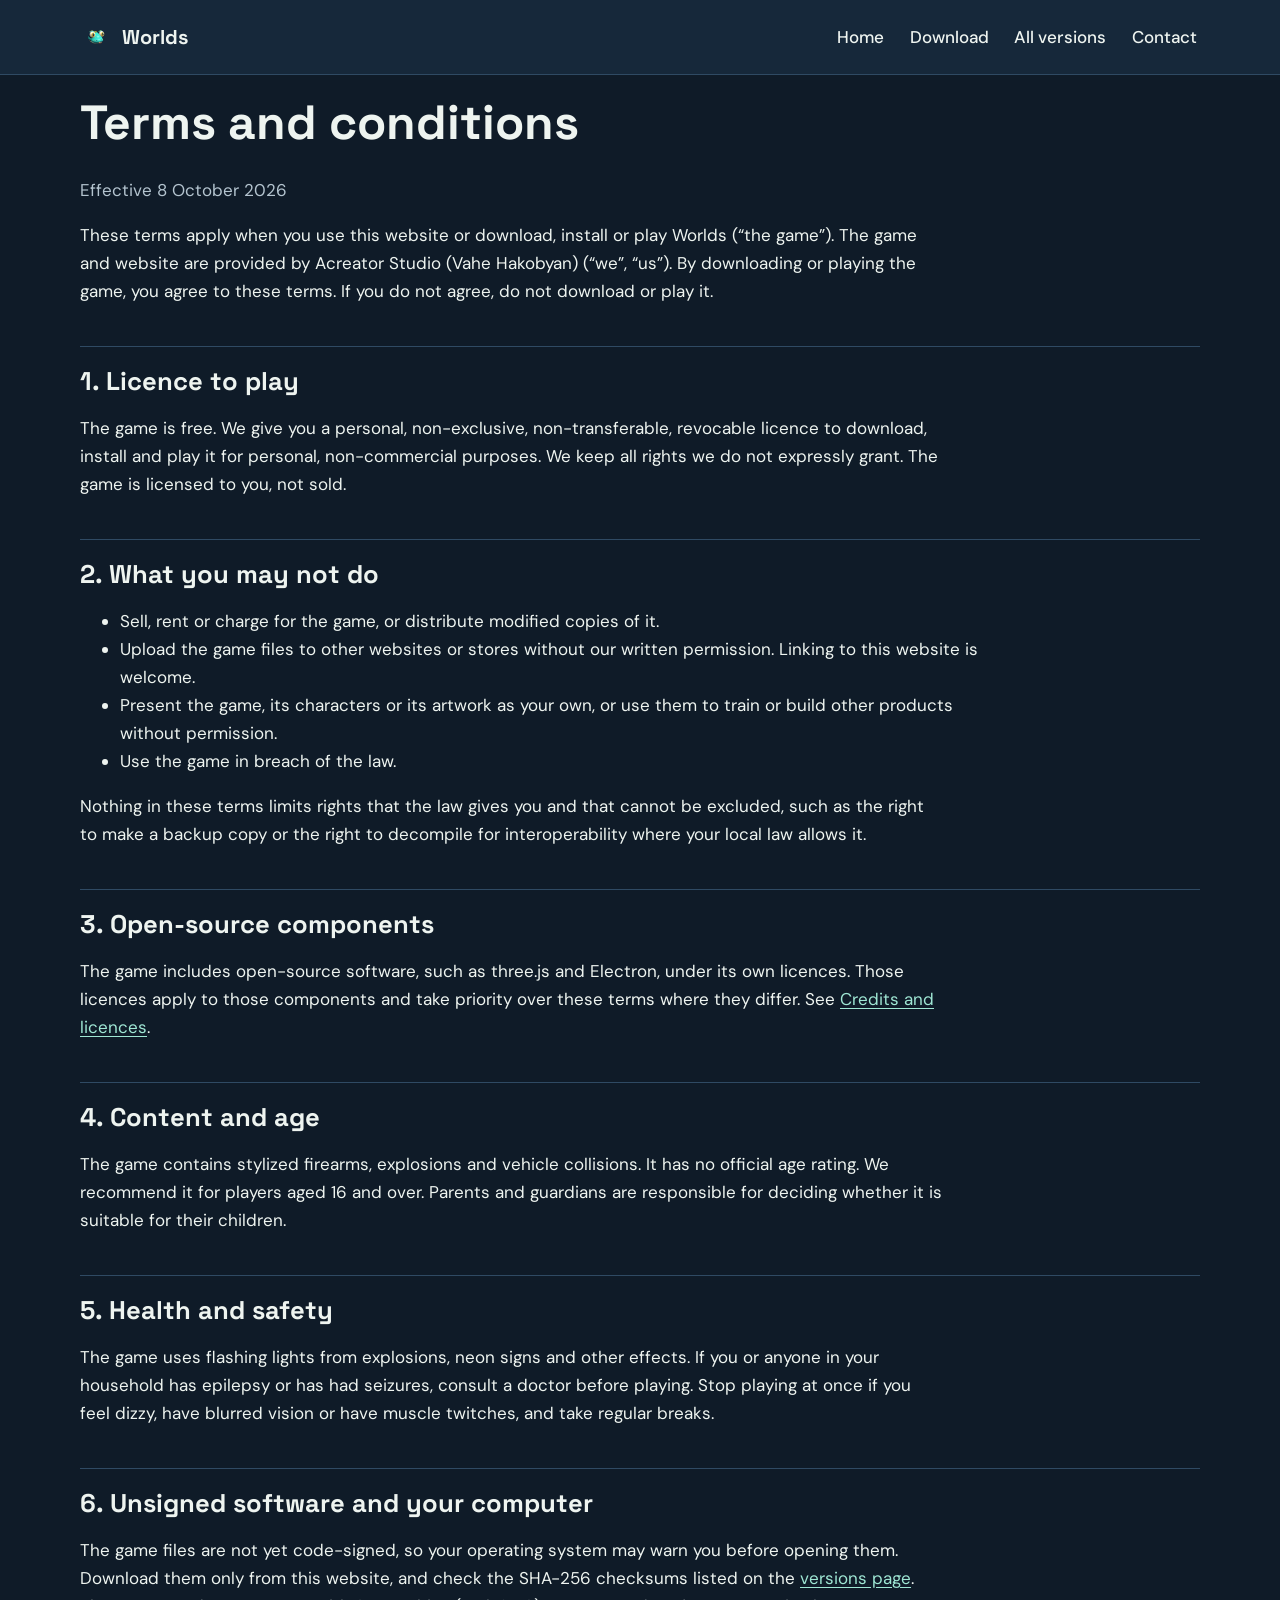
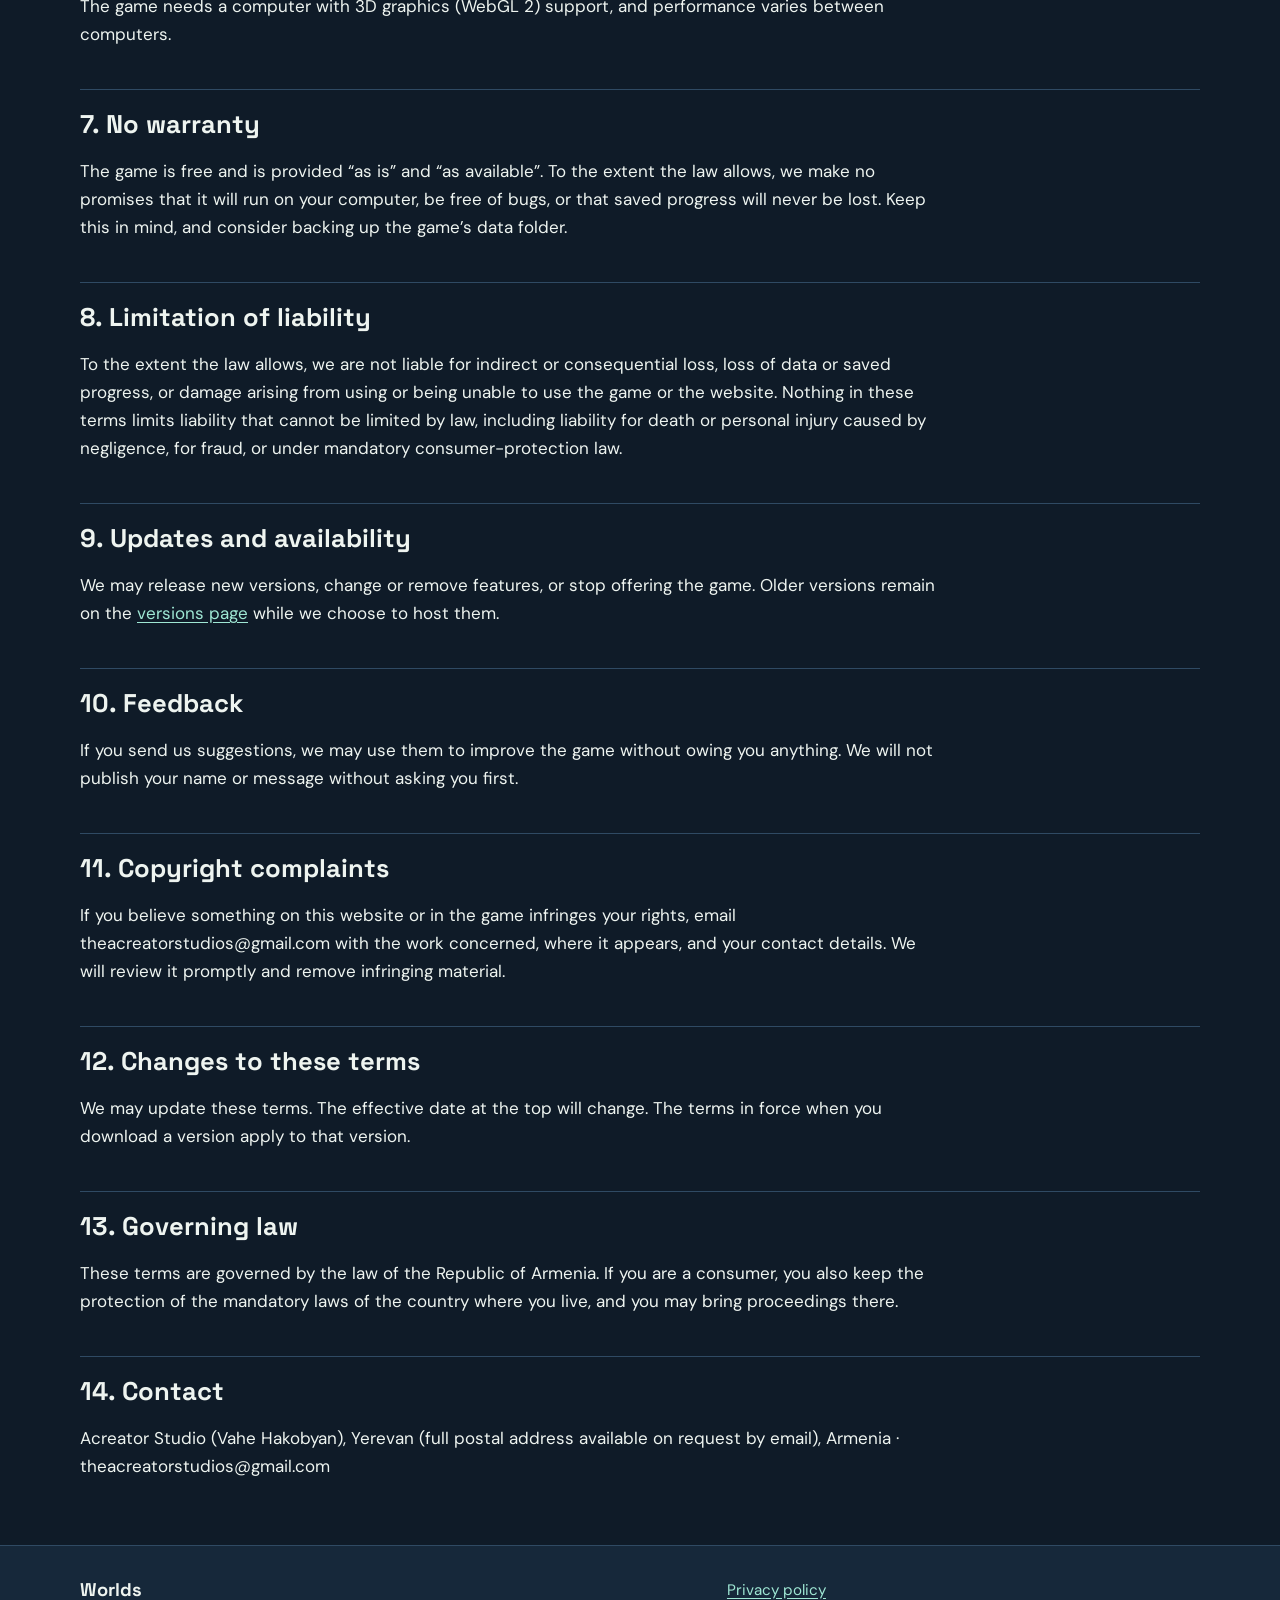
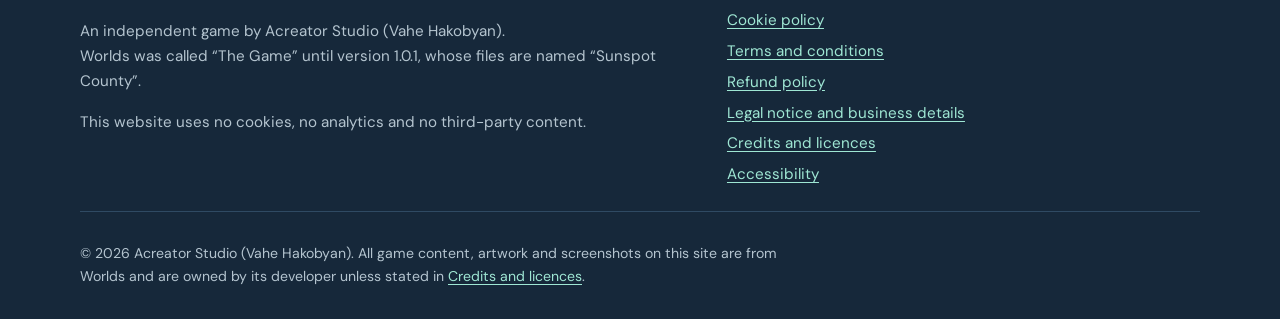
<file: terms.html>
<!doctype html>
<html lang="en">
<head>
<meta charset="utf-8">
<meta name="viewport" content="width=device-width, initial-scale=1">
<title>Terms and conditions · Worlds</title>
<meta name="description" content="The terms for using this website and downloading and playing Worlds.">
<link rel="canonical" href="https://vvvvhe.github.io/the-game/terms.html">
<meta property="og:type" content="website">
<meta property="og:site_name" content="Worlds">
<meta property="og:title" content="Terms and conditions · Worlds">
<meta property="og:description" content="The terms for using this website and downloading and playing Worlds.">
<meta property="og:url" content="https://vvvvhe.github.io/the-game/terms.html">
<meta property="og:image" content="https://vvvvhe.github.io/the-game/assets/img/hero-lantern-market-1600.jpg">
<meta property="og:image:width" content="1600">
<meta property="og:image:height" content="900">
<meta property="og:image:alt" content="Bruno stands on a rain-soaked cobbled square at night in the Lantern Quarter, facing the Jade Noodle shop and strings of red paper lanterns, while residents walk under a “Chinatown City · Night” sign.">
<meta name="twitter:card" content="summary_large_image">
<meta name="referrer" content="no-referrer">
<meta http-equiv="Content-Security-Policy" content="default-src 'self'; img-src 'self'; media-src 'self'; style-src 'self'; script-src 'self'; font-src 'self'; connect-src 'none'; form-action 'self' mailto:; base-uri 'none'; object-src 'none'">
<link rel="icon" href="assets/img/icon.png" type="image/png">
<link rel="stylesheet" href="assets/css/site.css">
<script src="assets/js/site.js" defer></script>
</head>
<body>
<a class="skip-link" href="#main">Skip to main content</a>
<header class="site-header">
 <div class="wrap header-inner">
  <a class="brand" href="index.html"><img src="assets/img/icon.png" alt="" width="32" height="32"><span>Worlds</span></a>
  <nav aria-label="Main">
   <ul class="nav-list">
    <li><a href="index.html" >Home</a></li>
    <li><a href="download.html" >Download</a></li>
    <li><a href="versions.html" >All versions</a></li>
    <li><a href="contact.html" >Contact</a></li>
   </ul>
  </nav>
 </div>
</header>
<main id="main" tabindex="-1">
<div class="wrap legal">
 <h1>Terms and conditions</h1>
 <p class="updated">Effective 8 October 2026</p>
 <p>These terms apply when you use this website or download, install or play Worlds (“the game”). The game and website are provided by Acreator Studio (Vahe Hakobyan) (“we”, “us”). By downloading or playing the game, you agree to these terms. If you do not agree, do not download or play it.</p>

 <h2>1. Licence to play</h2>
 <p>The game is free. We give you a personal, non-exclusive, non-transferable, revocable licence to download, install and play it for personal, non-commercial purposes. We keep all rights we do not expressly grant. The game is licensed to you, not sold.</p>

 <h2>2. What you may not do</h2>
 <ul>
  <li>Sell, rent or charge for the game, or distribute modified copies of it.</li>
  <li>Upload the game files to other websites or stores without our written permission. Linking to this website is welcome.</li>
  <li>Present the game, its characters or its artwork as your own, or use them to train or build other products without permission.</li>
  <li>Use the game in breach of the law.</li>
 </ul>
 <p>Nothing in these terms limits rights that the law gives you and that cannot be excluded, such as the right to make a backup copy or the right to decompile for interoperability where your local law allows it.</p>

 <h2>3. Open-source components</h2>
 <p>The game includes open-source software, such as three.js and Electron, under its own licences. Those licences apply to those components and take priority over these terms where they differ. See <a href="licenses.html">Credits and licences</a>.</p>

 <h2>4. Content and age</h2>
 <p>The game contains stylized firearms, explosions and vehicle collisions. It has no official age rating. We recommend it for players aged 16 and over. Parents and guardians are responsible for deciding whether it is suitable for their children.</p>

 <h2>5. Health and safety</h2>
 <p>The game uses flashing lights from explosions, neon signs and other effects. If you or anyone in your household has epilepsy or has had seizures, consult a doctor before playing. Stop playing at once if you feel dizzy, have blurred vision or have muscle twitches, and take regular breaks.</p>

 <h2>6. Unsigned software and your computer</h2>
 <p>The game files are not yet code-signed, so your operating system may warn you before opening them. Download them only from this website, and check the SHA-256 checksums listed on the <a href="versions.html">versions page</a>. The game needs a computer with 3D graphics (WebGL 2) support, and performance varies between computers.</p>

 <h2>7. No warranty</h2>
 <p>The game is free and is provided “as is” and “as available”. To the extent the law allows, we make no promises that it will run on your computer, be free of bugs, or that saved progress will never be lost. Keep this in mind, and consider backing up the game’s data folder.</p>

 <h2>8. Limitation of liability</h2>
 <p>To the extent the law allows, we are not liable for indirect or consequential loss, loss of data or saved progress, or damage arising from using or being unable to use the game or the website. Nothing in these terms limits liability that cannot be limited by law, including liability for death or personal injury caused by negligence, for fraud, or under mandatory consumer-protection law.</p>

 <h2>9. Updates and availability</h2>
 <p>We may release new versions, change or remove features, or stop offering the game. Older versions remain on the <a href="versions.html">versions page</a> while we choose to host them.</p>

 <h2>10. Feedback</h2>
 <p>If you send us suggestions, we may use them to improve the game without owing you anything. We will not publish your name or message without asking you first.</p>

 <h2>11. Copyright complaints</h2>
 <p>If you believe something on this website or in the game infringes your rights, email theacreatorstudios@gmail.com with the work concerned, where it appears, and your contact details. We will review it promptly and remove infringing material.</p>

 <h2>12. Changes to these terms</h2>
 <p>We may update these terms. The effective date at the top will change. The terms in force when you download a version apply to that version.</p>

 <h2>13. Governing law</h2>
 <p>These terms are governed by the law of the Republic of Armenia. If you are a consumer, you also keep the protection of the mandatory laws of the country where you live, and you may bring proceedings there.</p>

 <h2>14. Contact</h2>
 <p>Acreator Studio (Vahe Hakobyan), Yerevan (full postal address available on request by email), Armenia · theacreatorstudios@gmail.com</p>
</div>

</main>
<footer class="site-footer">
 <div class="wrap footer-grid">
  <div>
   <p class="footer-title">Worlds</p>
   <p>An independent game by Acreator Studio (Vahe Hakobyan).<br>Worlds was called “The Game” until version 1.0.1, whose files are named “Sunspot County”.</p>
   <p>This website uses no cookies, no analytics and no third-party content.</p>
  </div>
  <nav aria-label="Legal">
   <ul class="footer-links">
    <li><a href="privacy.html" >Privacy policy</a></li>
    <li><a href="cookies.html" >Cookie policy</a></li>
    <li><a href="terms.html" aria-current="page">Terms and conditions</a></li>
    <li><a href="refunds.html" >Refund policy</a></li>
    <li><a href="legal.html" >Legal notice and business details</a></li>
    <li><a href="licenses.html" >Credits and licences</a></li>
    <li><a href="accessibility.html" >Accessibility</a></li>
   </ul>
  </nav>
 </div>
 <div class="wrap footer-base"><p>© 2026 Acreator Studio (Vahe Hakobyan). All game content, artwork and screenshots on this site are from Worlds and are owned by its developer unless stated in <a href="licenses.html">Credits and licences</a>.</p></div>
</footer>
</body>
</html>
</file>
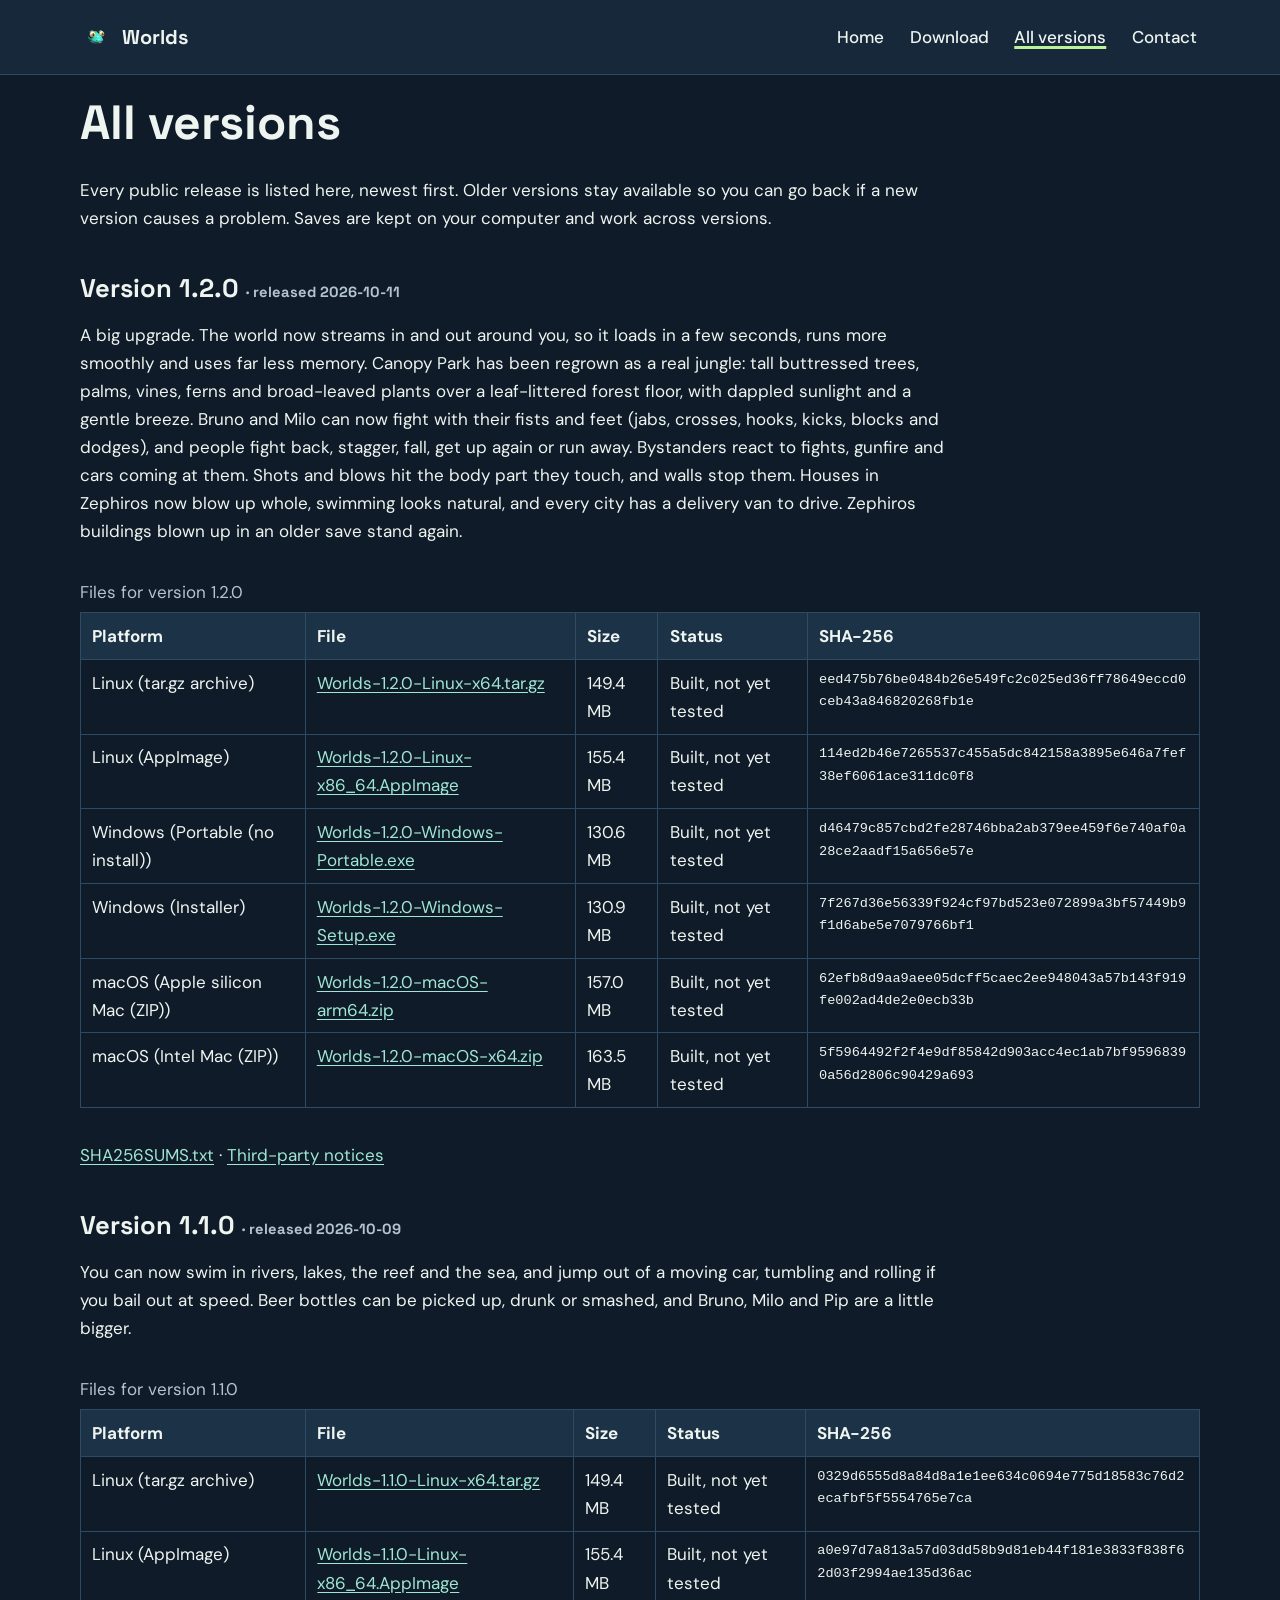
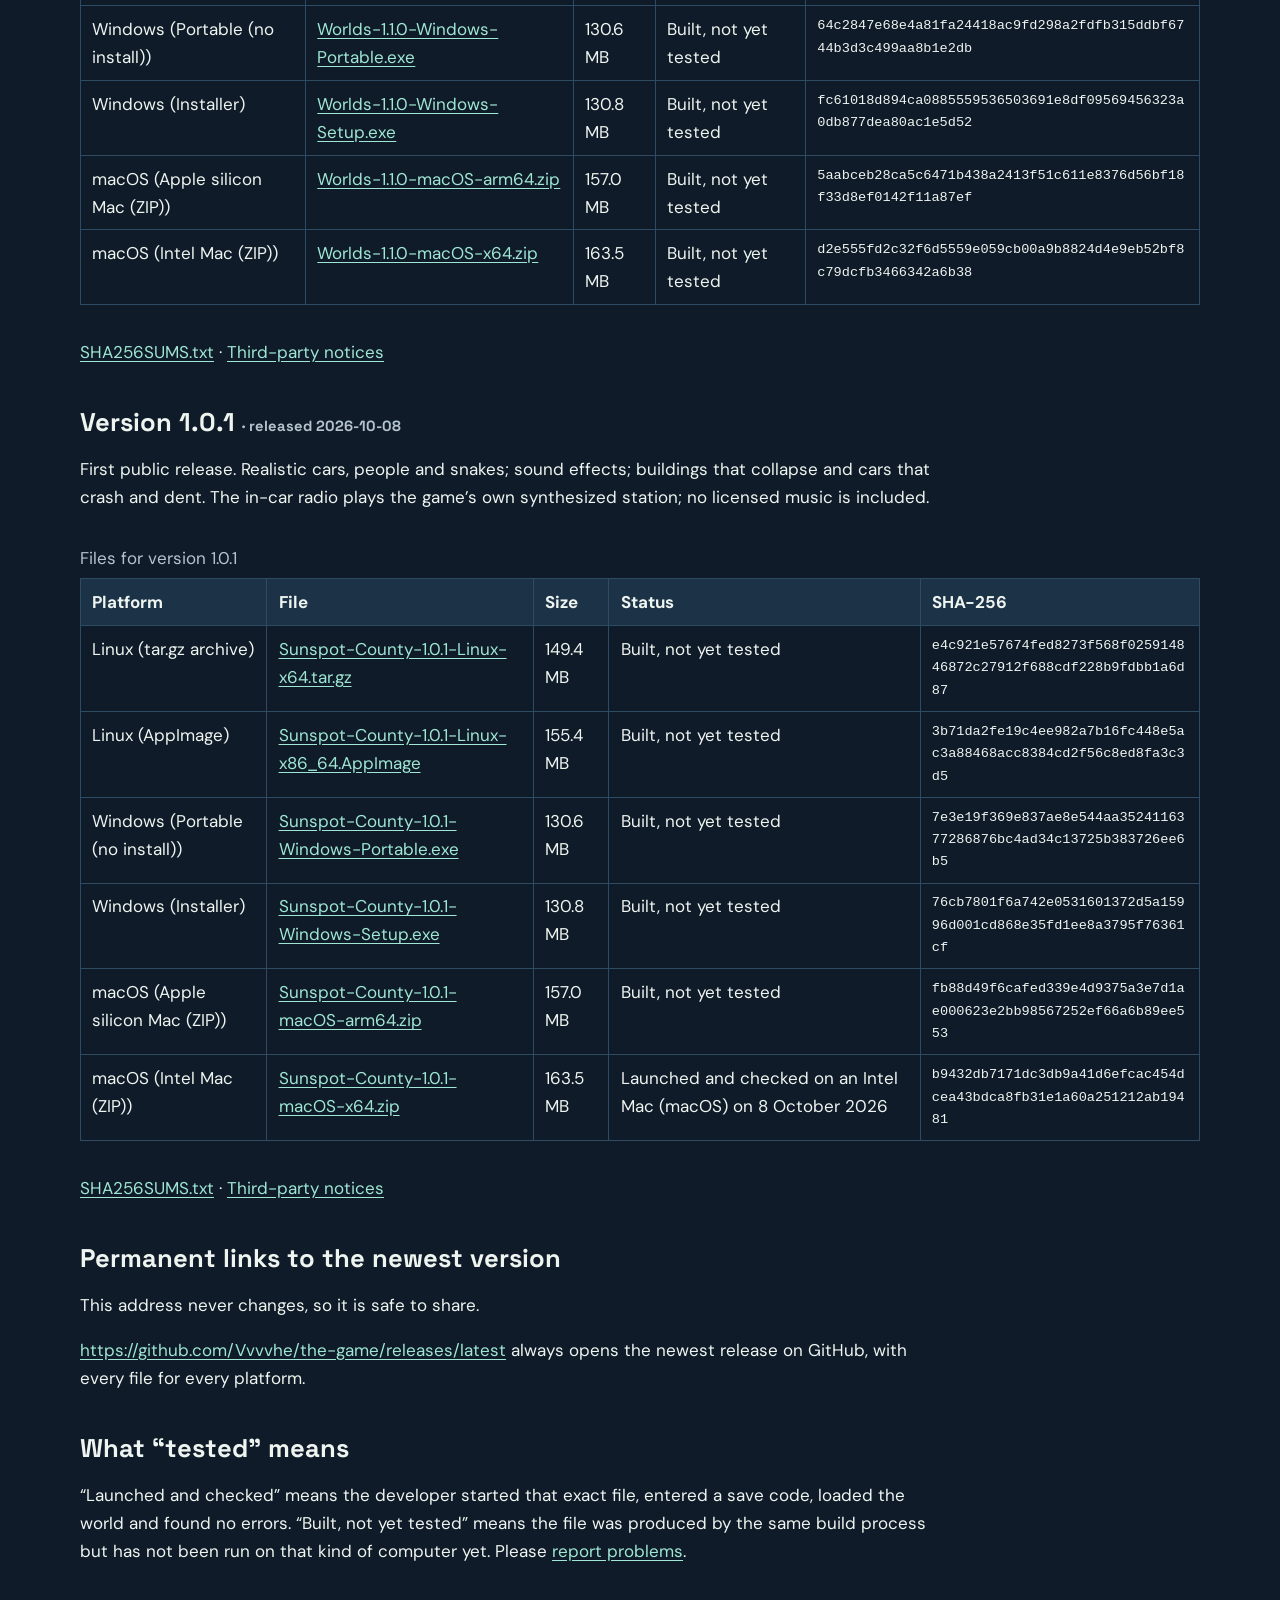
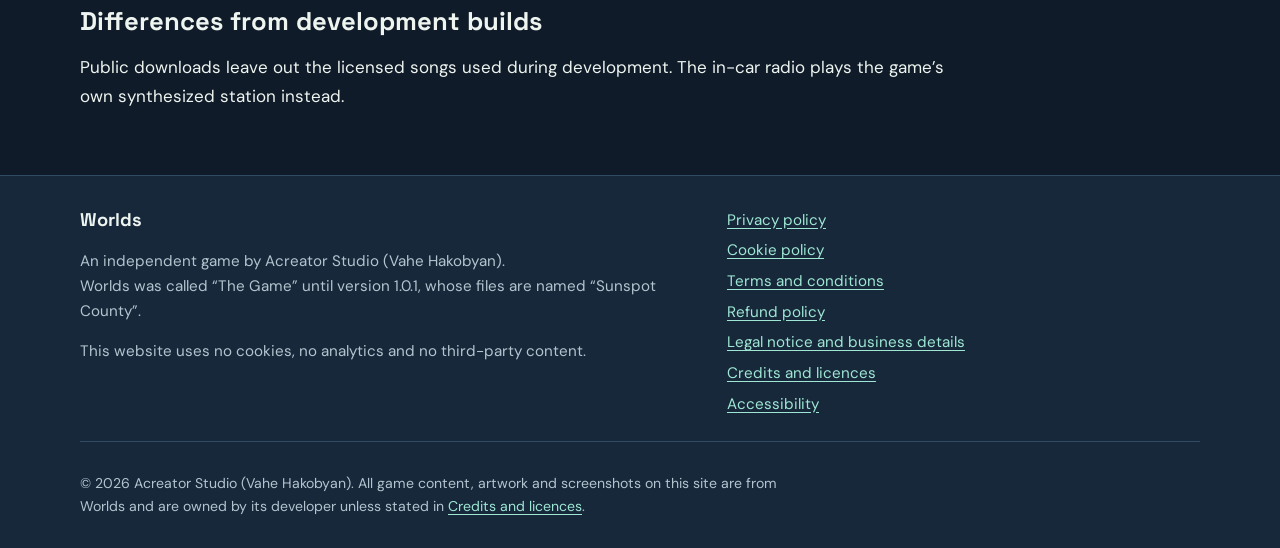
<file: versions.html>
<!doctype html>
<html lang="en">
<head>
<meta charset="utf-8">
<meta name="viewport" content="width=device-width, initial-scale=1">
<title>All versions · Worlds</title>
<meta name="description" content="Every public release of Worlds for Windows, macOS and Linux, with file sizes, SHA-256 checksums and testing status.">
<link rel="canonical" href="https://vvvvhe.github.io/the-game/versions.html">
<meta property="og:type" content="website">
<meta property="og:site_name" content="Worlds">
<meta property="og:title" content="All versions · Worlds">
<meta property="og:description" content="Every public release of Worlds for Windows, macOS and Linux, with file sizes, SHA-256 checksums and testing status.">
<meta property="og:url" content="https://vvvvhe.github.io/the-game/versions.html">
<meta property="og:image" content="https://vvvvhe.github.io/the-game/assets/img/hero-lantern-market-1600.jpg">
<meta property="og:image:width" content="1600">
<meta property="og:image:height" content="900">
<meta property="og:image:alt" content="Bruno stands on a rain-soaked cobbled square at night in the Lantern Quarter, facing the Jade Noodle shop and strings of red paper lanterns, while residents walk under a “Chinatown City · Night” sign.">
<meta name="twitter:card" content="summary_large_image">
<meta name="referrer" content="no-referrer">
<meta http-equiv="Content-Security-Policy" content="default-src 'self'; img-src 'self'; media-src 'self'; style-src 'self'; script-src 'self'; font-src 'self'; connect-src 'none'; form-action 'self' mailto:; base-uri 'none'; object-src 'none'">
<link rel="icon" href="assets/img/icon.png" type="image/png">
<link rel="stylesheet" href="assets/css/site.css">
<script src="assets/js/site.js" defer></script>
</head>
<body>
<a class="skip-link" href="#main">Skip to main content</a>
<header class="site-header">
 <div class="wrap header-inner">
  <a class="brand" href="index.html"><img src="assets/img/icon.png" alt="" width="32" height="32"><span>Worlds</span></a>
  <nav aria-label="Main">
   <ul class="nav-list">
    <li><a href="index.html" >Home</a></li>
    <li><a href="download.html" >Download</a></li>
    <li><a href="versions.html" aria-current="page">All versions</a></li>
    <li><a href="contact.html" >Contact</a></li>
   </ul>
  </nav>
 </div>
</header>
<main id="main" tabindex="-1">
<div class="wrap">
 <h1>All versions</h1>
 <p>Every public release is listed here, newest first. Older versions stay available so you can go back if a new version causes a problem. Saves are kept on your computer and work across versions.</p>
 <h2 id="v1.2.0">Version 1.2.0 <span class="status">· released 2026-10-11</span></h2><p>A big upgrade. The world now streams in and out around you, so it loads in a few seconds, runs more smoothly and uses far less memory. Canopy Park has been regrown as a real jungle: tall buttressed trees, palms, vines, ferns and broad-leaved plants over a leaf-littered forest floor, with dappled sunlight and a gentle breeze. Bruno and Milo can now fight with their fists and feet (jabs, crosses, hooks, kicks, blocks and dodges), and people fight back, stagger, fall, get up again or run away. Bystanders react to fights, gunfire and cars coming at them. Shots and blows hit the body part they touch, and walls stop them. Houses in Zephiros now blow up whole, swimming looks natural, and every city has a delivery van to drive. Zephiros buildings blown up in an older save stand again.</p>
<div class="table-scroll"><table><caption>Files for version 1.2.0</caption><thead><tr><th scope="col">Platform</th><th scope="col">File</th><th scope="col">Size</th><th scope="col">Status</th><th scope="col">SHA-256</th></tr></thead><tbody>
<tr><td>Linux (tar.gz archive)</td><td><a href="https://github.com/Vvvvhe/the-game/releases/download/1.2.0/Worlds-1.2.0-Linux-x64.tar.gz" download>Worlds-1.2.0-Linux-x64.tar.gz</a></td><td>149.4 MB</td><td>Built, not yet tested</td><td class="hash">eed475b76be0484b26e549fc2c025ed36ff78649eccd0ceb43a846820268fb1e</td></tr>
<tr><td>Linux (AppImage)</td><td><a href="https://github.com/Vvvvhe/the-game/releases/download/1.2.0/Worlds-1.2.0-Linux-x86_64.AppImage" download>Worlds-1.2.0-Linux-x86_64.AppImage</a></td><td>155.4 MB</td><td>Built, not yet tested</td><td class="hash">114ed2b46e7265537c455a5dc842158a3895e646a7fef38ef6061ace311dc0f8</td></tr>
<tr><td>Windows (Portable (no install))</td><td><a href="https://github.com/Vvvvhe/the-game/releases/download/1.2.0/Worlds-1.2.0-Windows-Portable.exe" download>Worlds-1.2.0-Windows-Portable.exe</a></td><td>130.6 MB</td><td>Built, not yet tested</td><td class="hash">d46479c857cbd2fe28746bba2ab379ee459f6e740af0a28ce2aadf15a656e57e</td></tr>
<tr><td>Windows (Installer)</td><td><a href="https://github.com/Vvvvhe/the-game/releases/download/1.2.0/Worlds-1.2.0-Windows-Setup.exe" download>Worlds-1.2.0-Windows-Setup.exe</a></td><td>130.9 MB</td><td>Built, not yet tested</td><td class="hash">7f267d36e56339f924cf97bd523e072899a3bf57449b9f1d6abe5e7079766bf1</td></tr>
<tr><td>macOS (Apple silicon Mac (ZIP))</td><td><a href="https://github.com/Vvvvhe/the-game/releases/download/1.2.0/Worlds-1.2.0-macOS-arm64.zip" download>Worlds-1.2.0-macOS-arm64.zip</a></td><td>157.0 MB</td><td>Built, not yet tested</td><td class="hash">62efb8d9aa9aee05dcff5caec2ee948043a57b143f919fe002ad4de2e0ecb33b</td></tr>
<tr><td>macOS (Intel Mac (ZIP))</td><td><a href="https://github.com/Vvvvhe/the-game/releases/download/1.2.0/Worlds-1.2.0-macOS-x64.zip" download>Worlds-1.2.0-macOS-x64.zip</a></td><td>163.5 MB</td><td>Built, not yet tested</td><td class="hash">5f5964492f2f4e9df85842d903acc4ec1ab7bf95968390a56d2806c90429a693</td></tr>
</tbody></table></div><p><a href="https://github.com/Vvvvhe/the-game/releases/download/1.2.0/SHA256SUMS.txt">SHA256SUMS.txt</a> · <a href="https://github.com/Vvvvhe/the-game/releases/download/1.2.0/THIRD_PARTY_NOTICES.txt">Third-party notices</a></p>
<h2 id="v1.1.0">Version 1.1.0 <span class="status">· released 2026-10-09</span></h2><p>You can now swim in rivers, lakes, the reef and the sea, and jump out of a moving car, tumbling and rolling if you bail out at speed. Beer bottles can be picked up, drunk or smashed, and Bruno, Milo and Pip are a little bigger.</p>
<div class="table-scroll"><table><caption>Files for version 1.1.0</caption><thead><tr><th scope="col">Platform</th><th scope="col">File</th><th scope="col">Size</th><th scope="col">Status</th><th scope="col">SHA-256</th></tr></thead><tbody>
<tr><td>Linux (tar.gz archive)</td><td><a href="https://github.com/Vvvvhe/the-game/releases/download/1.1.0/Worlds-1.1.0-Linux-x64.tar.gz" download>Worlds-1.1.0-Linux-x64.tar.gz</a></td><td>149.4 MB</td><td>Built, not yet tested</td><td class="hash">0329d6555d8a84d8a1e1ee634c0694e775d18583c76d2ecafbf5f5554765e7ca</td></tr>
<tr><td>Linux (AppImage)</td><td><a href="https://github.com/Vvvvhe/the-game/releases/download/1.1.0/Worlds-1.1.0-Linux-x86_64.AppImage" download>Worlds-1.1.0-Linux-x86_64.AppImage</a></td><td>155.4 MB</td><td>Built, not yet tested</td><td class="hash">a0e97d7a813a57d03dd58b9d81eb44f181e3833f838f62d03f2994ae135d36ac</td></tr>
<tr><td>Windows (Portable (no install))</td><td><a href="https://github.com/Vvvvhe/the-game/releases/download/1.1.0/Worlds-1.1.0-Windows-Portable.exe" download>Worlds-1.1.0-Windows-Portable.exe</a></td><td>130.6 MB</td><td>Built, not yet tested</td><td class="hash">64c2847e68e4a81fa24418ac9fd298a2fdfb315ddbf6744b3d3c499aa8b1e2db</td></tr>
<tr><td>Windows (Installer)</td><td><a href="https://github.com/Vvvvhe/the-game/releases/download/1.1.0/Worlds-1.1.0-Windows-Setup.exe" download>Worlds-1.1.0-Windows-Setup.exe</a></td><td>130.8 MB</td><td>Built, not yet tested</td><td class="hash">fc61018d894ca0885559536503691e8df09569456323a0db877dea80ac1e5d52</td></tr>
<tr><td>macOS (Apple silicon Mac (ZIP))</td><td><a href="https://github.com/Vvvvhe/the-game/releases/download/1.1.0/Worlds-1.1.0-macOS-arm64.zip" download>Worlds-1.1.0-macOS-arm64.zip</a></td><td>157.0 MB</td><td>Built, not yet tested</td><td class="hash">5aabceb28ca5c6471b438a2413f51c611e8376d56bf18f33d8ef0142f11a87ef</td></tr>
<tr><td>macOS (Intel Mac (ZIP))</td><td><a href="https://github.com/Vvvvhe/the-game/releases/download/1.1.0/Worlds-1.1.0-macOS-x64.zip" download>Worlds-1.1.0-macOS-x64.zip</a></td><td>163.5 MB</td><td>Built, not yet tested</td><td class="hash">d2e555fd2c32f6d5559e059cb00a9b8824d4e9eb52bf8c79dcfb3466342a6b38</td></tr>
</tbody></table></div><p><a href="https://github.com/Vvvvhe/the-game/releases/download/1.1.0/SHA256SUMS.txt">SHA256SUMS.txt</a> · <a href="https://github.com/Vvvvhe/the-game/releases/download/1.1.0/THIRD_PARTY_NOTICES.txt">Third-party notices</a></p>
<h2 id="v1.0.1">Version 1.0.1 <span class="status">· released 2026-10-08</span></h2><p>First public release. Realistic cars, people and snakes; sound effects; buildings that collapse and cars that crash and dent. The in-car radio plays the game’s own synthesized station; no licensed music is included.</p>
<div class="table-scroll"><table><caption>Files for version 1.0.1</caption><thead><tr><th scope="col">Platform</th><th scope="col">File</th><th scope="col">Size</th><th scope="col">Status</th><th scope="col">SHA-256</th></tr></thead><tbody>
<tr><td>Linux (tar.gz archive)</td><td><a href="https://github.com/Vvvvhe/the-game/releases/download/1.0.1/Sunspot-County-1.0.1-Linux-x64.tar.gz" download>Sunspot-County-1.0.1-Linux-x64.tar.gz</a></td><td>149.4 MB</td><td>Built, not yet tested</td><td class="hash">e4c921e57674fed8273f568f025914846872c27912f688cdf228b9fdbb1a6d87</td></tr>
<tr><td>Linux (AppImage)</td><td><a href="https://github.com/Vvvvhe/the-game/releases/download/1.0.1/Sunspot-County-1.0.1-Linux-x86_64.AppImage" download>Sunspot-County-1.0.1-Linux-x86_64.AppImage</a></td><td>155.4 MB</td><td>Built, not yet tested</td><td class="hash">3b71da2fe19c4ee982a7b16fc448e5ac3a88468acc8384cd2f56c8ed8fa3c3d5</td></tr>
<tr><td>Windows (Portable (no install))</td><td><a href="https://github.com/Vvvvhe/the-game/releases/download/1.0.1/Sunspot-County-1.0.1-Windows-Portable.exe" download>Sunspot-County-1.0.1-Windows-Portable.exe</a></td><td>130.6 MB</td><td>Built, not yet tested</td><td class="hash">7e3e19f369e837ae8e544aa3524116377286876bc4ad34c13725b383726ee6b5</td></tr>
<tr><td>Windows (Installer)</td><td><a href="https://github.com/Vvvvhe/the-game/releases/download/1.0.1/Sunspot-County-1.0.1-Windows-Setup.exe" download>Sunspot-County-1.0.1-Windows-Setup.exe</a></td><td>130.8 MB</td><td>Built, not yet tested</td><td class="hash">76cb7801f6a742e0531601372d5a15996d001cd868e35fd1ee8a3795f76361cf</td></tr>
<tr><td>macOS (Apple silicon Mac (ZIP))</td><td><a href="https://github.com/Vvvvhe/the-game/releases/download/1.0.1/Sunspot-County-1.0.1-macOS-arm64.zip" download>Sunspot-County-1.0.1-macOS-arm64.zip</a></td><td>157.0 MB</td><td>Built, not yet tested</td><td class="hash">fb88d49f6cafed339e4d9375a3e7d1ae000623e2bb98567252ef66a6b89ee553</td></tr>
<tr><td>macOS (Intel Mac (ZIP))</td><td><a href="https://github.com/Vvvvhe/the-game/releases/download/1.0.1/Sunspot-County-1.0.1-macOS-x64.zip" download>Sunspot-County-1.0.1-macOS-x64.zip</a></td><td>163.5 MB</td><td>Launched and checked on an Intel Mac (macOS) on 8 October 2026</td><td class="hash">b9432db7171dc3db9a41d6efcac454dcea43bdca8fb31e1a60a251212ab19481</td></tr>
</tbody></table></div><p><a href="https://github.com/Vvvvhe/the-game/releases/download/1.0.1/SHA256SUMS.txt">SHA256SUMS.txt</a> · <a href="https://github.com/Vvvvhe/the-game/releases/download/1.0.1/THIRD_PARTY_NOTICES.txt">Third-party notices</a></p>
 <h2>Permanent links to the newest version</h2>
 <p>This address never changes, so it is safe to share.</p>
 <p><a href="https://github.com/Vvvvhe/the-game/releases/latest">https://github.com/Vvvvhe/the-game/releases/latest</a> always opens the newest release on GitHub, with every file for every platform.</p>
 <h2>What “tested” means</h2>
 <p>“Launched and checked” means the developer started that exact file, entered a save code, loaded the world and found no errors. “Built, not yet tested” means the file was produced by the same build process but has not been run on that kind of computer yet. Please <a href="contact.html">report problems</a>.</p>
 <h2>Differences from development builds</h2>
 <p>Public downloads leave out the licensed songs used during development. The in-car radio plays the game’s own synthesized station instead.</p>
</div>

</main>
<footer class="site-footer">
 <div class="wrap footer-grid">
  <div>
   <p class="footer-title">Worlds</p>
   <p>An independent game by Acreator Studio (Vahe Hakobyan).<br>Worlds was called “The Game” until version 1.0.1, whose files are named “Sunspot County”.</p>
   <p>This website uses no cookies, no analytics and no third-party content.</p>
  </div>
  <nav aria-label="Legal">
   <ul class="footer-links">
    <li><a href="privacy.html" >Privacy policy</a></li>
    <li><a href="cookies.html" >Cookie policy</a></li>
    <li><a href="terms.html" >Terms and conditions</a></li>
    <li><a href="refunds.html" >Refund policy</a></li>
    <li><a href="legal.html" >Legal notice and business details</a></li>
    <li><a href="licenses.html" >Credits and licences</a></li>
    <li><a href="accessibility.html" >Accessibility</a></li>
   </ul>
  </nav>
 </div>
 <div class="wrap footer-base"><p>© 2026 Acreator Studio (Vahe Hakobyan). All game content, artwork and screenshots on this site are from Worlds and are owned by its developer unless stated in <a href="licenses.html">Credits and licences</a>.</p></div>
</footer>
</body>
</html>
</file>
<file: assets/css/site.css>
/* Self-hosted fonts (SIL Open Font License 1.1). No external font requests. */
@font-face{font-family:'DM Sans';src:url('../fonts/dm-sans-latin-400-normal.woff2') format('woff2');font-weight:400;font-display:swap}
@font-face{font-family:'DM Sans';src:url('../fonts/dm-sans-latin-500-normal.woff2') format('woff2');font-weight:500;font-display:swap}
@font-face{font-family:'DM Sans';src:url('../fonts/dm-sans-latin-700-normal.woff2') format('woff2');font-weight:700;font-display:swap}
@font-face{font-family:'Space Grotesk';src:url('../fonts/space-grotesk-latin-500-normal.woff2') format('woff2');font-weight:500;font-display:swap}
@font-face{font-family:'Space Grotesk';src:url('../fonts/space-grotesk-latin-700-normal.woff2') format('woff2');font-weight:700;font-display:swap}

/* Palette follows the in-game interface. Every text/background pair used
   below meets WCAG 2.2 AA (checked by scripts/check-site.mjs). */
:root{--bg:#0f1b28;--panel:#16283a;--panel-2:#1c3247;--line:#2f4a63;--text:#eef4f0;--muted:#b4c4cf;--accent:#b9f499;--accent-ink:#0f1b28;--link:#9fe7d4;--todo-bg:#ffe58a;--todo-ink:#1d1600;--warn-bg:#3a2a12;--warn-line:#d9a441;--focus:#ffd166}
*{box-sizing:border-box}
html{scroll-behavior:smooth}
@media (prefers-reduced-motion:reduce){html{scroll-behavior:auto}*{transition:none!important;animation:none!important}}
body{margin:0;background:var(--bg);color:var(--text);font:400 1.0625rem/1.65 'DM Sans',system-ui,sans-serif}
h1,h2,h3{font-family:'Space Grotesk','DM Sans',sans-serif;line-height:1.2;margin:1.6em 0 .5em}
h1{font-size:clamp(2rem,4vw,3rem);margin-top:.4em}
h2{font-size:1.6rem}h3{font-size:1.2rem}
p,li{max-width:72ch}
a{color:var(--link);text-underline-offset:.2em}
a:hover{color:var(--text)}
:focus-visible{outline:3px solid var(--focus);outline-offset:3px;border-radius:4px}
img{max-width:100%;height:auto;display:block}
.wrap{width:min(1120px,100% - 2.5rem);margin-inline:auto}
.skip-link{position:absolute;left:1rem;top:-4rem;background:var(--accent);color:var(--accent-ink);padding:.6rem 1rem;border-radius:8px;font-weight:700;z-index:10}
.skip-link:focus{top:1rem}
.site-header{border-bottom:1px solid var(--line);background:var(--panel)}
.header-inner{display:flex;align-items:center;justify-content:space-between;gap:1rem;flex-wrap:wrap;padding:.8rem 0}
.brand{display:flex;align-items:center;gap:.6rem;color:var(--text);text-decoration:none;font:700 1.25rem 'Space Grotesk',sans-serif}
.brand img{border-radius:8px}
.nav-list,.footer-links{list-style:none;margin:0;padding:0;display:flex;flex-wrap:wrap;gap:.3rem 1.2rem}
.nav-list a{display:inline-block;padding:.45rem .2rem;color:var(--text);text-decoration:none;font-weight:500;min-height:44px;line-height:2}
.nav-list a[aria-current=page]{text-decoration:underline;text-decoration-color:var(--accent);text-decoration-thickness:3px}
main{display:block;padding-bottom:3rem}
main:focus{outline:none}
.hero{position:relative;background:var(--panel);border-bottom:1px solid var(--line)}
.hero-grid{display:grid;grid-template-columns:1.05fr 1fr;gap:2rem;align-items:center;padding:2.5rem 0}
.hero p.lead{font-size:1.2rem;color:var(--muted)}
.hero img{border-radius:14px;border:1px solid var(--line)}
@media (max-width:820px){.hero-grid{grid-template-columns:1fr}}
.button{display:inline-flex;align-items:center;justify-content:center;gap:.5rem;min-height:48px;padding:.7rem 1.2rem;border-radius:10px;border:2px solid var(--accent);background:var(--accent);color:var(--accent-ink);font-weight:700;text-decoration:none;cursor:pointer;font-size:1rem}
.button:hover{background:#d3fbbd;color:var(--accent-ink)}
.button.secondary{background:transparent;color:var(--text);border-color:var(--line)}
.button.secondary:hover{border-color:var(--accent)}
.button-row{display:flex;flex-wrap:wrap;gap:.8rem;margin:1.2rem 0}
.notice{border:1px solid var(--warn-line);background:var(--warn-bg);border-radius:12px;padding:1rem 1.2rem;margin:1.5rem 0}
.notice h2,.notice h3{margin-top:0}
mark.todo{background:var(--todo-bg);color:var(--todo-ink);padding:0 .25em;border-radius:3px;font-weight:700}
.trailer{margin:0 0 2rem;background:var(--panel);border:1px solid var(--line);border-radius:14px;overflow:hidden}.trailer video{display:block;width:100%;height:auto;background:#000}.trailer figcaption{padding:.9rem 1.1rem;color:var(--muted)}
.gallery{display:grid;grid-template-columns:repeat(auto-fill,minmax(300px,1fr));gap:1.2rem;padding:0;list-style:none}
.gallery figure{margin:0;background:var(--panel);border:1px solid var(--line);border-radius:12px;overflow:hidden}
.gallery figcaption{padding:.7rem .9rem;color:var(--muted);font-size:.95rem}
.features{display:grid;grid-template-columns:repeat(auto-fit,minmax(240px,1fr));gap:1rem;list-style:none;padding:0}
.features li{background:var(--panel);border:1px solid var(--line);border-radius:12px;padding:1rem 1.1rem}
.features strong{display:block;font-family:'Space Grotesk',sans-serif;font-size:1.1rem;margin-bottom:.2rem}
.platforms{display:grid;grid-template-columns:repeat(auto-fit,minmax(300px,1fr));gap:1.2rem}
.platform{background:var(--panel);border:1px solid var(--line);border-radius:14px;padding:1.2rem 1.3rem}
.platform.recommended{border-color:var(--accent);box-shadow:0 0 0 1px var(--accent)}
.platform h2{margin-top:0}
.platform .badge{display:inline-block;background:var(--accent);color:var(--accent-ink);border-radius:6px;padding:.05rem .5rem;font-size:.85rem;font-weight:700;margin-left:.4rem;vertical-align:middle}
.file-list{list-style:none;padding:0;margin:0}
.file-list li{border-top:1px solid var(--line);padding:.9rem 0}
.file-meta{color:var(--muted);font-size:.92rem;margin:.3rem 0 0}
.status{font-size:.92rem;color:var(--muted)}
code,.hash{font-family:ui-monospace,Menlo,Consolas,monospace;font-size:.85rem;word-break:break-all;color:var(--text)}
table{border-collapse:collapse;width:100%;margin:1rem 0}
caption{text-align:left;color:var(--muted);padding-bottom:.4rem}
th,td{border:1px solid var(--line);padding:.55rem .7rem;text-align:left;vertical-align:top}
th{background:var(--panel-2)}
.table-scroll{overflow-x:auto}
.legal h2{border-top:1px solid var(--line);padding-top:1.2rem}
.updated{color:var(--muted)}
form.contact{display:grid;gap:1.1rem;max-width:640px;background:var(--panel);border:1px solid var(--line);border-radius:14px;padding:1.4rem}
.field label,.check label{font-weight:700;display:block;margin-bottom:.3rem}
.hint{color:var(--muted);font-size:.92rem;margin:.1rem 0 .4rem}
input[type=text],input[type=email],textarea,select{width:100%;font:inherit;color:var(--text);background:var(--bg);border:2px solid #6f8aa3;border-radius:8px;padding:.6rem .7rem;min-height:48px}
textarea{min-height:160px;resize:vertical}
input[aria-invalid=true],textarea[aria-invalid=true]{border-color:#ff9a9a}
.error{color:#ffb4b4;font-weight:700;margin:.3rem 0 0}
.error:empty{display:none}
.check{display:grid;grid-template-columns:auto 1fr;gap:.7rem;align-items:start}
.check input{width:24px;height:24px;margin-top:.2rem;accent-color:var(--accent)}
.check label{font-weight:400;margin:0}
.req{color:#ffb4b4}
.site-footer{border-top:1px solid var(--line);background:var(--panel);color:var(--muted);font-size:.95rem;padding:2rem 0 1rem}
.footer-grid{display:grid;grid-template-columns:1.3fr 1fr;gap:2rem}
@media (max-width:720px){.footer-grid{grid-template-columns:1fr}}
.footer-title{font:700 1.15rem 'Space Grotesk',sans-serif;color:var(--text);margin-top:0}
.footer-links{flex-direction:column;gap:.35rem}
.footer-links a{color:var(--link)}
.footer-base{border-top:1px solid var(--line);margin-top:1.5rem;padding-top:1rem;font-size:.88rem}
.visually-hidden{position:absolute!important;width:1px;height:1px;overflow:hidden;clip:rect(0 0 0 0);white-space:nowrap}
</file>
